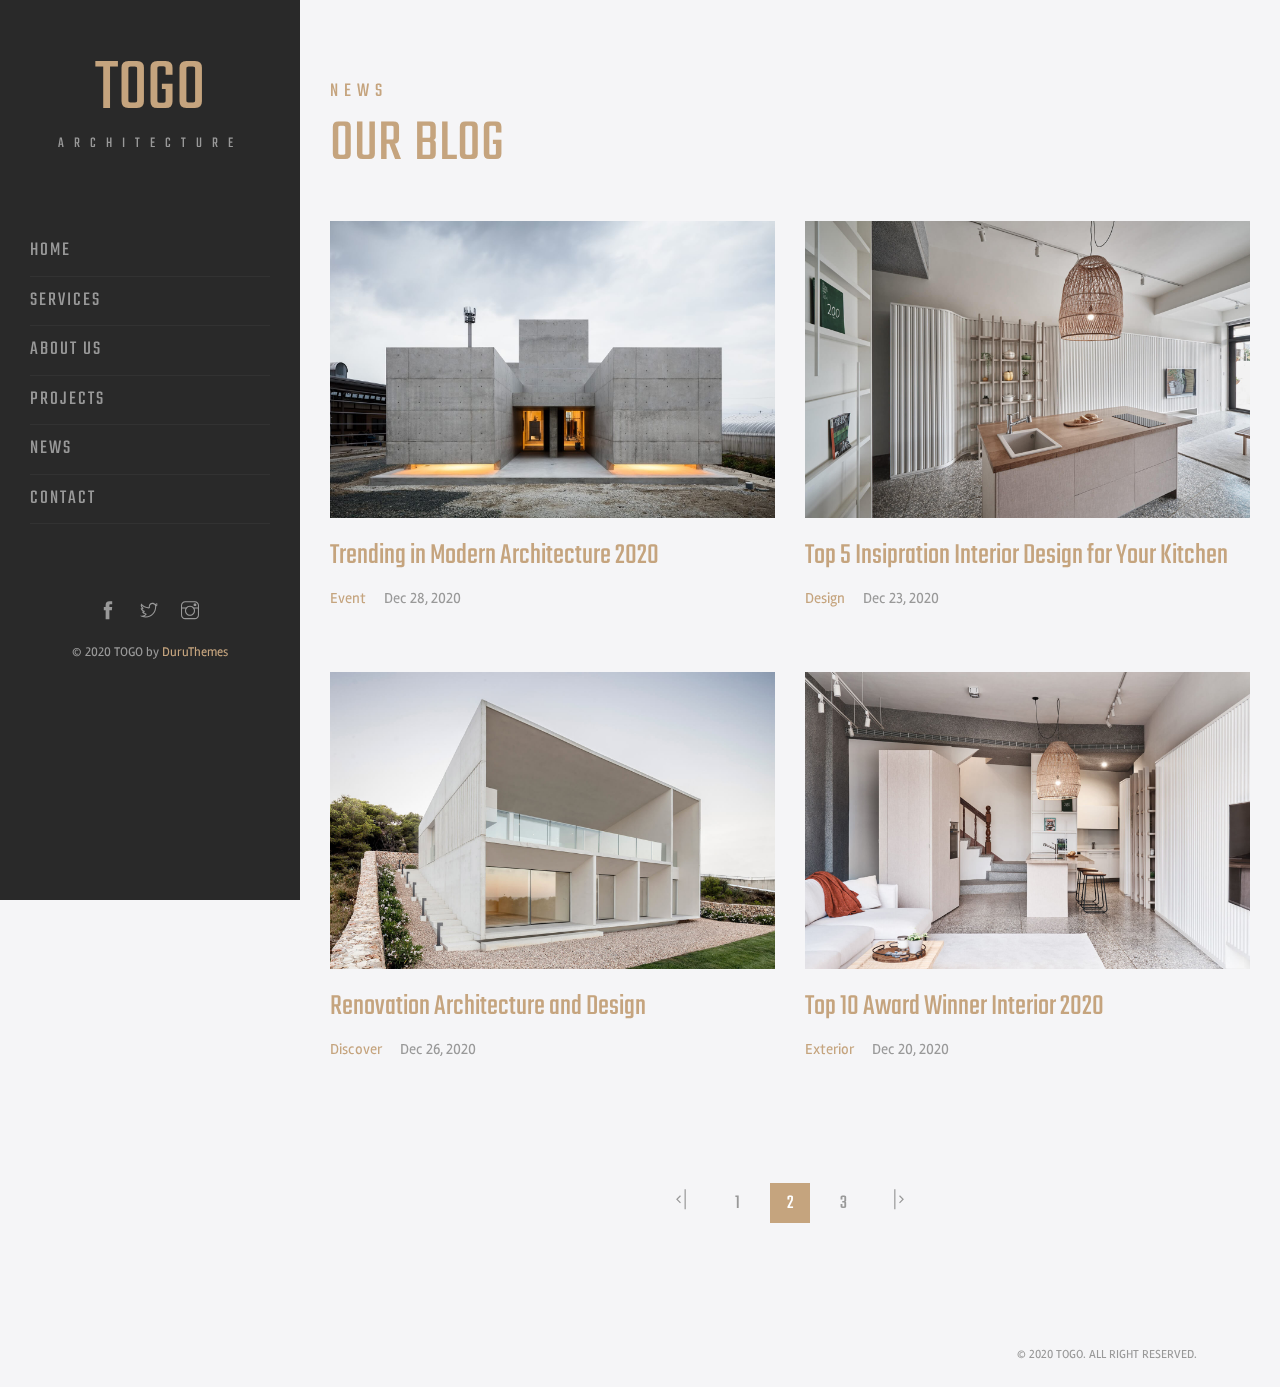
<file: blog.html>
<!DOCTYPE html>
<html lang="en">


<!-- Mirrored from duruthemes.com/demo/html/togo/onepage-dark/blog.html by HTTrack Website Copier/3.x [XR&CO'2014], Sat, 26 Sep 2020 16:53:20 GMT -->
<head>
    <meta charset="utf-8">
    <meta http-equiv="X-UA-Compatible" content="IE=edge" />
    <meta name="viewport" content="width=device-width, initial-scale=1, maximum-scale=1" />
    <title>TOGO</title>
    <link rel="shortcut icon" type="image/x-icon" href="assets/img/favicon.png" />
    <link rel="stylesheet" href="assets/css/bootstrap.min.css" />
    <link rel="stylesheet" href="assets/css/bootstrap.menu.css" />
    <link rel="stylesheet" href="assets/css/animate.min.css" />
    <link rel="stylesheet" href="assets/css/themify-icons.css">
    <link rel="stylesheet" href="assets/css/YouTubePopUp.css" />
    <link rel="stylesheet" href="assets/css/owl.carousel.min.css" />
    <link rel="stylesheet" href="assets/css/owl.theme.default.min.css" />
    <link rel="stylesheet" href="assets/css/style.css" />
    <!-- Global site tag (gtag.js) - Google Analytics -->
    <script async src="https://www.googletagmanager.com/gtag/js?id=UA-144098545-1"></script>
    <script>
      window.dataLayer = window.dataLayer || [];
      function gtag(){dataLayer.push(arguments);}
      gtag('js', new Date());

      gtag('config', 'UA-144098545-1');
    </script>
</head>

<body>
    <!-- Loader -->
    <div id="loader">
        <div class="loading">
            <div></div>
        </div>
    </div>
    <!-- Sidebar -->
    <div class="togo-fixed-sidebar togo-sidebar-left">
        <div class="togo-header-container">
            <!--Logo-->
            <div class="logo">
                <h1><a href="index-2.html">TOGO<span>ARCHITECTURE</span></a></h1>
            </div>
            <!-- Burger menu -->
            <div class="togo-burger-menu">
                <div class="togo-line-menu togo-line-half togo-first-line"></div>
                <div class="togo-line-menu"></div>
                <div class="togo-line-menu togo-line-half togo-last-line"></div>
            </div>
            <!--Navigation menu-->
            <nav class="togo-menu-fixed">
                <ul>
                    <li><a href="index-2.html#home">Home</a></li>
                    <li><a href="index-2.html#services">Services</a></li>
                    <li><a href="index-2.html#about">About Us</a></li>
                    <li><a href="index-2.html#projects">Projects</a></li>
                    <li><a href="index-2.html#blog">News</a></li>
                    <li><a href="index-2.html#contact">Contact</a></li>
                </ul>
            </nav>
            <!-- Menu social media -->
            <div class="togo-menu-social-media">
                <div class="social">
                    <a href="#"><i class="ti-facebook"></i></a>
                    <a href="#"><i class="ti-twitter"></i></a>
                    <a href="#"><i class="ti-instagram"></i></a>
                </div>
                <div class="togo-menu-copyright">
                    <p>© 2020 TOGO by <a href="#">DuruThemes</a></p>
                </div>
            </div>
        </div>
    </div>
    <!-- Content -->
    <div class="togo-side-content">
        <!-- Lines -->
        <div class="content-lines-wrapper">
            <div class="content-lines-inner">
                <div class="content-lines"></div>
            </div>
        </div>
        <!-- Blog -->
        <section class="blog mt-80 pb-100" data-scroll-index="5">
            <div class="container">
                <div class="row">
                    <div class="col-md-12 mb-20">
                        <h6 class="small-title">News</h6>
                        <h4 class="title">Our Blog</h4>
                    </div>
                    <div class="col-md-6 mb-40">
                        <div class="item">
                            <div class="post-img">
                                <div class="img">
                                    <a href="post.html"><img src="assets/img/blog/1.jpg" alt=""> </a>
                                </div>
                            </div>
                            <div class="cont">
                                <h6><a href="post.html">Trending in Modern Architecture 2020</a></h6>
                                <div class="info"> <a href="blog.html"><b>Event</b> Dec 28, 2020 </a> </div>
                            </div>
                        </div>
                    </div>
                    <div class="col-md-6 mb-40">
                        <div class="item">
                            <div class="post-img">
                                <div class="img">
                                    <a href="post.html"><img src="assets/img/blog/3.jpg" alt=""> </a>
                                </div>
                            </div>
                            <div class="cont">
                                <h6><a href="post.html">Top 5 Insipration Interior Design for Your Kitchen</a></h6>
                                <div class="info"> <a href="blog.html"><b>Design</b> Dec 23, 2020 </a> </div>
                            </div>
                        </div>
                    </div>
                    <div class="col-md-6 mb-40">
                        <div class="item">
                            <div class="post-img">
                                <div class="img">
                                    <a href="post.html"><img src="assets/img/blog/2.jpg" alt=""> </a>
                                </div>
                            </div>
                            <div class="cont">
                                <h6><a href="post.html">Renovation Architecture and Design</a></h6>
                                <div class="info"> <a href="post.html"><b>Discover</b> Dec 26, 2020 </a> </div>
                            </div>
                        </div>
                    </div>
                    <div class="col-md-6 mb-40">
                        <div class="item">
                            <div class="post-img">
                                <div class="img">
                                    <a href="post.html"><img src="assets/img/blog/4.jpg" alt=""> </a>
                                </div>
                            </div>
                            <div class="cont">
                                <h6><a href="post.html">Top 10 Award Winner Interior 2020</a></h6>
                                <div class="info"> <a href="post.html"><b>Exterior</b> Dec 20, 2020 </a> </div>
                            </div>
                        </div>
                    </div>
                </div>
                <div class="row">
                    <div class="col-md-12 text-center">
                        <!-- Pagination -->
                        <ul class="pagination-wrap align-center mt-20 mb-20">
                            <li><a href="#"><i class="ti-shift-left-alt"></i></a></li>
                            <li><a href="#">1</a></li>
                            <li><a href="#" class="active">2</a></li>
                            <li><a href="#">3</a></li>
                            <li><a href="#"><i class="ti-shift-right-alt"></i></a></li>
                        </ul>
                    </div>
                </div>
            </div>
        </section>
        <!-- Footer -->
        <footer class="text-center pos-re">
            <div class="container">
                <div class="row">
                    <div class="col-md-4 offset-md-8">
                        <p>&copy; 2020 TOGO. ALL RIGHT RESERVED.</p>
                    </div>
                </div>
            </div>
        </footer>
    </div>

    <!-- jQuery -->
    <script src="assets/js/jquery-3.0.0.min.js"></script>
    <script src="assets/js/jquery-migrate-3.0.0.min.js"></script>
    <script src="assets/js/popper.min.js"></script>
    <script src="assets/js/bootstrap.min.js"></script>
    <script src="assets/js/scrollIt.min.js"></script>
    <script src="assets/js/jquery.waypoints.min.js"></script>
    <script src="assets/js/owl.carousel.min.js"></script>
    <script src="assets/js/jquery.stellar.min.js"></script>
    <script src="assets/js/YouTubePopUp.jquery.js"></script>
    <script src="assets/js/validator.js"></script>
    <script src="assets/js/autotype.js"></script>
    <script src="assets/js/bootstrap.menu.js"></script>
    <script src="assets/js/scripts.js"></script>

</body>


<!-- Mirrored from duruthemes.com/demo/html/togo/onepage-dark/blog.html by HTTrack Website Copier/3.x [XR&CO'2014], Sat, 26 Sep 2020 16:53:21 GMT -->
</html>
</file>
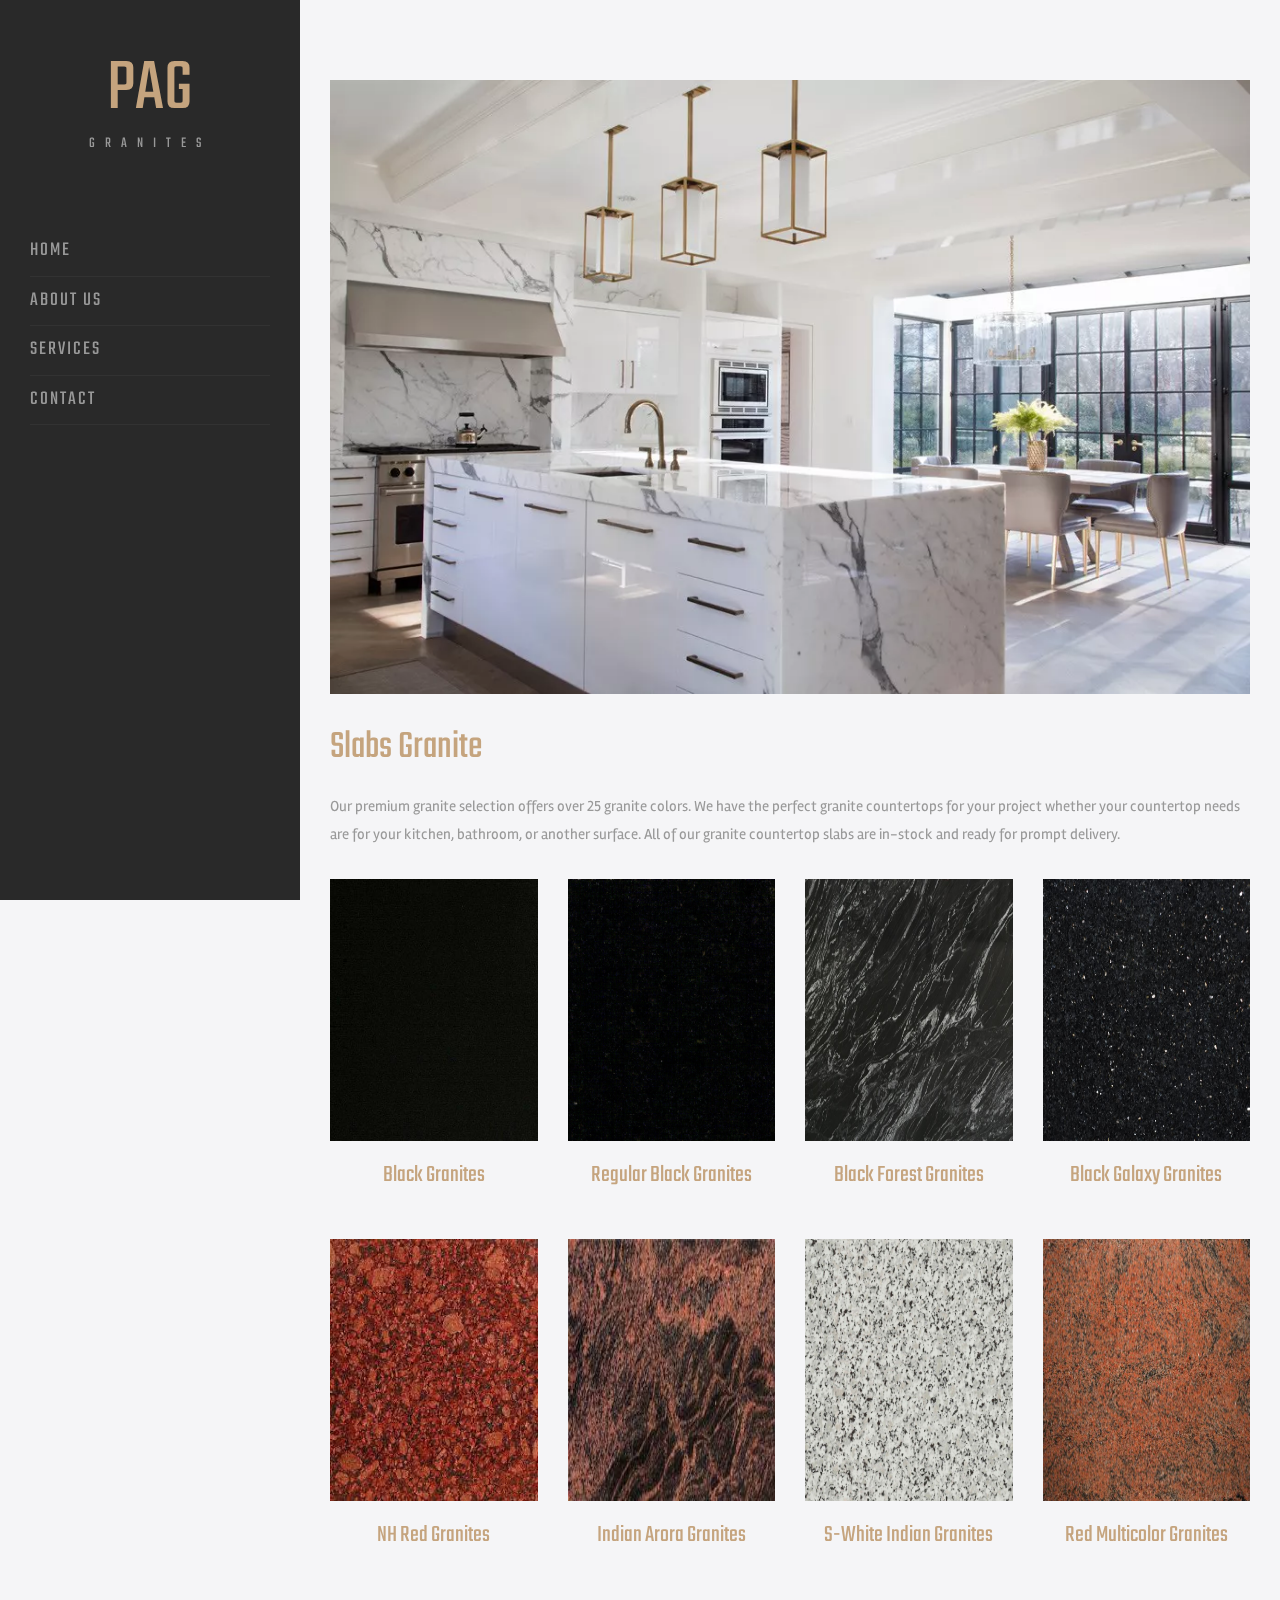
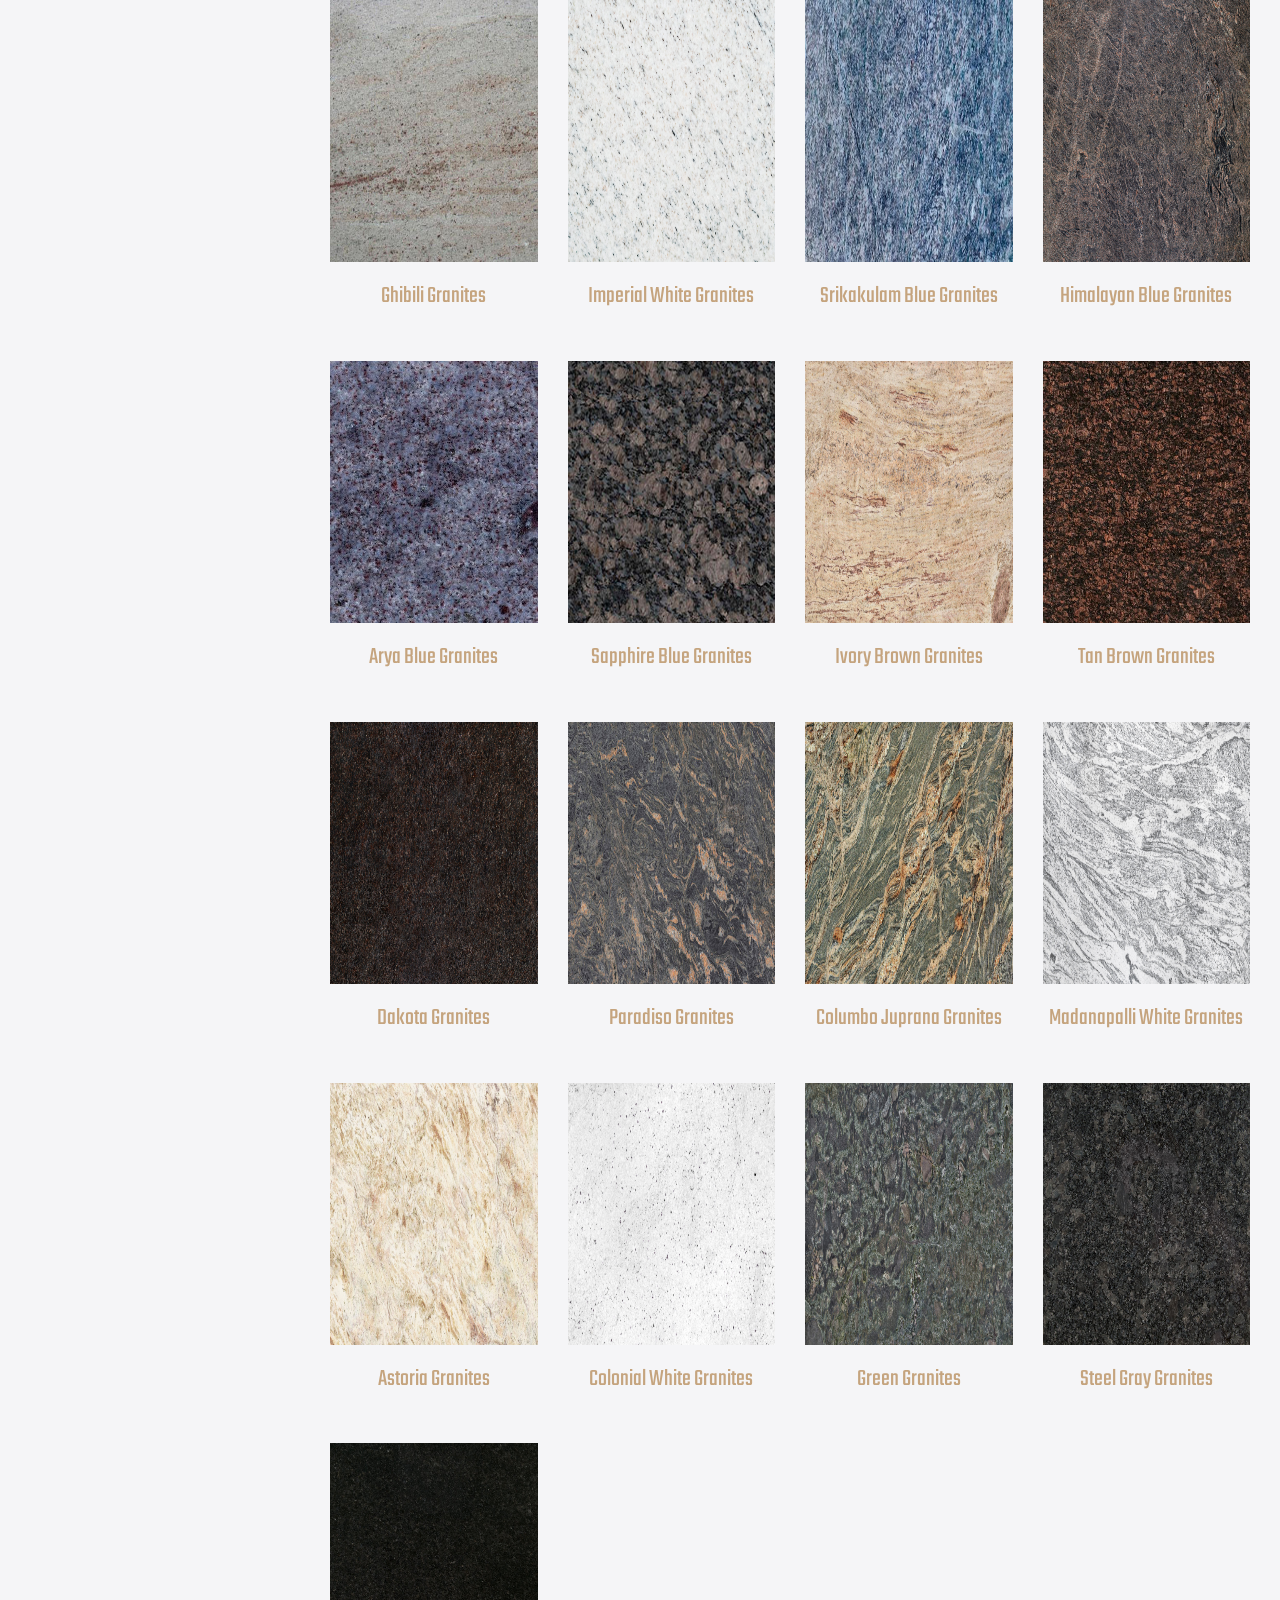
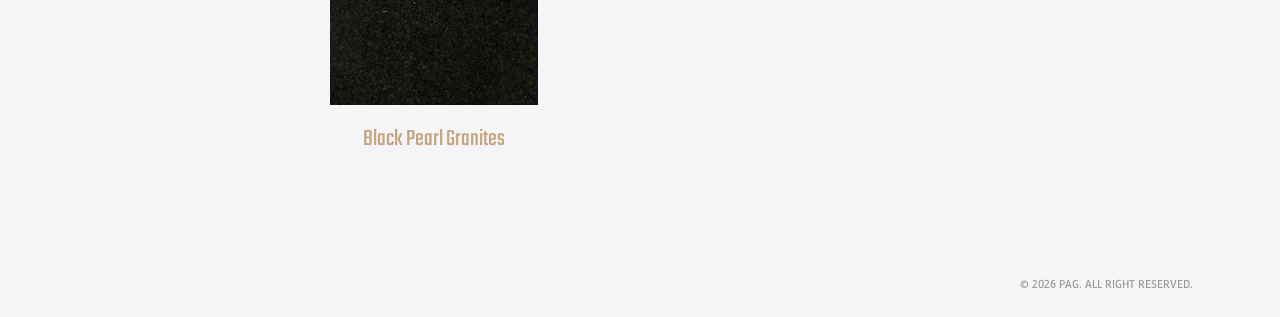
<file: kitchen.html>
<!DOCTYPE html>
<html lang="en">


<!-- Mirrored from duruthemes.com/demo/html/togo/onepage-dark/project.html by HTTrack Website Copier/3.x [XR&CO'2014], Sat, 26 Sep 2020 16:51:41 GMT -->
<head>
    <meta charset="utf-8">
    <meta http-equiv="X-UA-Compatible" content="IE=edge" />
    <meta name="viewport" content="width=device-width, initial-scale=1, maximum-scale=1" />
    <title>TOGO</title>
    <link rel="shortcut icon" type="image/x-icon" href="assets/img/favicon.png" />
    <link rel="stylesheet" href="assets/css/bootstrap.min.css" />
    <link rel="stylesheet" href="assets/css/bootstrap.menu.css" />
    <link rel="stylesheet" href="assets/css/animate.min.css" />
    <link rel="stylesheet" href="assets/css/themify-icons.css">
    <link rel="stylesheet" href="assets/css/YouTubePopUp.css" />
    <link rel="stylesheet" href="assets/css/owl.carousel.min.css" />
    <link rel="stylesheet" href="assets/css/owl.theme.default.min.css" />
    <link rel="stylesheet" href="assets/css/style.css" />
    <!-- Global site tag (gtag.js) - Google Analytics -->
    <script async src="https://www.googletagmanager.com/gtag/js?id=UA-144098545-1"></script>
    <script>
      window.dataLayer = window.dataLayer || [];
      function gtag(){dataLayer.push(arguments);}
      gtag('js', new Date());

      gtag('config', 'UA-144098545-1');
    </script>
</head>

<body>
    <!-- Loader -->
    <div id="loader">
        <div class="loading">
            <div></div>
        </div>
    </div>
    <!-- Sidebar -->
    <div class="togo-fixed-sidebar togo-sidebar-left">
        <div class="togo-header-container">
            <!--Logo-->
            <div class="logo">
                <h1><a href="index.html">PAG<span>GRANITES</span></a></h1>
            </div>
            <!-- Burger menu -->
            <div class="togo-burger-menu">
                <div class="togo-line-menu togo-line-half togo-first-line"></div>
                <div class="togo-line-menu"></div>
                <div class="togo-line-menu togo-line-half togo-last-line"></div>
            </div>
            <!--Navigation menu-->
            <nav class="togo-menu-fixed">
                <ul>
                    <li><a href="index.html#home">Home</a></li>
                    <li><a href="index.html#about">About Us</a></li>
                    <li><a href="index.html#services">Services</a></li>
                    <li><a href="index.html#contact">Contact</a></li>
                </ul>
            </nav>
        </div>
    </div>

    <!-- Content -->
    <div class="togo-side-content">
        <!-- Lines -->
        <div class="content-lines-wrapper">
            <div class="content-lines-inner">
                <div class="content-lines"></div>
            </div>
        </div>
        <!-- Post -->
        <section class="post mt-80 pb-100" data-scroll-index="5">
            <div class="container">
                <div class="row">
                    <!-- Content -->
                    <div class="col-md-12">
                        <div class="row">
                            <div class="col-md-12">
                                <div class="item">
                                    <div>
                                        <div class="img"> <img src="assets/img/kitchen.jpg" alt=""> </div>
                                    </div>
                                    <div class="cont ">
                                        <h5>Slabs Granite</h5>
                                        <p>Our premium granite selection offers over 25 granite colors. We have the perfect granite countertops for your project whether your countertop needs are for your kitchen, bathroom, or another surface. All of our granite countertop slabs are in-stock and ready for prompt delivery.
                                        </p>
                                        <div class="text-center">
                                            <div class="row mt-30 mb-30">
                                                <div class="col-md-3">
                                                    <div class="post-img">
                                                        <div class="img"> <img src="assets/img/granites/black-granite.jpg" alt=""> </div>
                                                    </div>
                                                    <h6 class ="item">Black Granites</h6>
                                                </div>
                                                <div class="col-md-3">
                                                    <div class="post-img">
                                                        <div class="img"> <img src="assets/img/granites/regular-black-granite.jpg" alt=""> </div>
                                                    </div>
                                                    <h6>Regular Black Granites</h6>
                                                </div>
                                                <div class="col-md-3">
                                                    <div class="post-img">
                                                        <div class="img"> <img src="assets/img/granites/black-forest-granite.jpg" alt=""> </div>
                                                    </div>
                                                    <h6>Black Forest Granites</h6>
                                                </div>
                                                <div class="col-md-3">
                                                    <div class="post-img">
                                                        <div class="img"> <img src="assets/img/granites/black-galaxy-granite.jpg" alt=""> </div>
                                                    </div>
                                                    <h6>Black Galaxy Granites</h6>
                                                </div>
                                            </div>
                                            <div class="row mt-30 mb-30">
                                                <div class="col-md-3">
                                                    <div class="post-img">
                                                        <div class="img"> <img src="assets/img/granites/nhred-granite.jpg" alt=""> </div>
                                                    </div>
                                                    <h6 class ="item">NH Red Granites</h6>
                                                </div>
                                                <div class="col-md-3">
                                                    <div class="post-img">
                                                        <div class="img"> <img src="assets/img/granites/indian-arora-granite.jpg" alt=""> </div>
                                                    </div>
                                                    <h6>Indian Arora Granites</h6>
                                                </div>
                                                <div class="col-md-3">
                                                    <div class="post-img">
                                                        <div class="img"> <img src="assets/img/granites/S-White-North-India-Granite.jpg" alt=""> </div>
                                                    </div>
                                                    <h6>S-White Indian Granites</h6>
                                                </div>
                                                <div class="col-md-3">
                                                    <div class="post-img">
                                                        <div class="img"> <img src="assets/img/granites/Red-Multicolor-Granite5.jpg" alt=""> </div>
                                                    </div>
                                                    <h6>Red Multicolor Granites</h6>
                                                </div>
                                            </div>
                                            <div class="row mt-30 mb-30">
                                                <div class="col-md-3">
                                                    <div class="post-img">
                                                        <div class="img"> <img src="assets/img/granites/ghibli-granite3.jpg" alt=""> </div>
                                                    </div>
                                                    <h6 class ="item">Ghibili Granites</h6>
                                                </div>
                                                <div class="col-md-3">
                                                    <div class="post-img">
                                                        <div class="img"> <img src="assets/img/granites/imperial_white-granite.jpg" alt=""> </div>
                                                    </div>
                                                    <h6>Imperial White Granites</h6>
                                                </div>
                                                <div class="col-md-3">
                                                    <div class="post-img">
                                                        <div class="img"> <img src="assets/img/granites/sk-blue-granite.jpg" alt=""> </div>
                                                    </div>
                                                    <h6>Srikakulam Blue Granites</h6>
                                                </div>
                                                <div class="col-md-3">
                                                    <div class="post-img">
                                                        <div class="img"> <img src="assets/img/granites/Himalayan-Blue_granite.jpg" alt=""> </div>
                                                    </div>
                                                    <h6>Himalayan Blue Granites</h6>
                                                </div>
                                            </div>
                                            <div class="row mt-30 mb-30">
                                                <div class="col-md-3">
                                                    <div class="post-img">
                                                        <div class="img"> <img src="assets/img/granites/arya-blue-granite.jpg" alt=""> </div>
                                                    </div>
                                                    <h6 class ="item">Arya Blue Granites</h6>
                                                </div>
                                                <div class="col-md-3">
                                                    <div class="post-img">
                                                        <div class="img"> <img src="assets/img/granites/sapphire-blue-granites.jpg" alt=""> </div>
                                                    </div>
                                                    <h6>Sapphire Blue Granites</h6>
                                                </div>
                                                <div class="col-md-3">
                                                    <div class="post-img">
                                                        <div class="img"> <img src="assets/img/granites/Ivory-Brown-granite.jpg" alt=""> </div>
                                                    </div>
                                                    <h6>Ivory Brown Granites</h6>
                                                </div>
                                                <div class="col-md-3">
                                                    <div class="post-img">
                                                        <div class="img"> <img src="assets/img/granites/tan-brown-granite.jpg" alt=""> </div>
                                                    </div>
                                                    <h6>Tan Brown Granites</h6>
                                                </div>
                                            </div>
                                            <div class="row mt-30 mb-30">
                                                <div class="col-md-3">
                                                    <div class="post-img">
                                                        <div class="img"> <img src="assets/img/granites/Dakota-granite.jpg" alt=""> </div>
                                                    </div>
                                                    <h6 class ="item">Dakota Granites</h6>
                                                </div>
                                                <div class="col-md-3">
                                                    <div class="post-img">
                                                        <div class="img"> <img src="assets/img/granites/Paradiso-granite.jpg" alt=""> </div>
                                                    </div>
                                                    <h6>Paradiso Granites</h6>
                                                </div>
                                                <div class="col-md-3">
                                                    <div class="post-img">
                                                        <div class="img"> <img src="assets/img/granites/colombo_granite_Juparana.jpg" alt=""> </div>
                                                    </div>
                                                    <h6>Columbo Juprana Granites</h6>
                                                </div>
                                                <div class="col-md-3">
                                                    <div class="post-img">
                                                        <div class="img"> <img src="assets/img/granites/Madanapalli-White-granite2.jpg" alt=""> </div>
                                                    </div>
                                                    <h6>Madanapalli White Granites</h6>
                                                </div>
                                            </div>
                                            <div class="row mt-30 mb-30">
                                                <div class="col-md-3">
                                                    <div class="post-img">
                                                        <div class="img"> <img src="assets/img/granites/Astoria-Granite.jpg" alt=""> </div>
                                                    </div>
                                                    <h6 class ="item">Astoria Granites</h6>
                                                </div>
                                                <div class="col-md-3">
                                                    <div class="post-img">
                                                        <div class="img"> <img src="assets/img/granites/Colonial-White_granite.jpg" alt=""> </div>
                                                    </div>
                                                    <h6>Colonial White Granites</h6>
                                                </div>
                                                <div class="col-md-3">
                                                    <div class="post-img">
                                                        <div class="img"> <img src="assets/img/granites/Imperial-Green_granite.jpg" alt=""> </div>
                                                    </div>
                                                    <h6>Green Granites</h6>
                                                </div>
                                                <div class="col-md-3">
                                                    <div class="post-img">
                                                        <div class="img"> <img src="assets/img/granites/steel-grey-granite.jpg" alt=""> </div>
                                                    </div>
                                                    <h6>Steel Gray Granites</h6>
                                                </div>
                                            </div>
                                            <div class="row mt-30 mb-30">
                                                <div class="col-md-3">
                                                    <div class="post-img">
                                                        <div class="img"> <img src="assets/img/granites/black-pearl-granite.jpg" alt=""> </div>
                                                    </div>
                                                    <h6 class ="item">Black Pearl Granites</h6>
                                                </div>
                                            </div>
                                        </div>
                                    </div>
                                </div>
                            </div>
                        </div>
                    </div>
                </div>
            </div>
        </section>
        <!-- Footer -->
        <footer class="text-center pos-re">
            <div class="container">
                <div class="row">
                    <div class="col-md-4 offset-md-8">
                        <p>&copy; <span id="year"></span> PAG. ALL RIGHT RESERVED.</p>
                    </div>
                </div>
            </div>
        </footer>
    </div>

    <!-- jQuery -->
    <script src="assets/js/jquery-3.0.0.min.js"></script>
    <script src="assets/js/jquery-migrate-3.0.0.min.js"></script>
    <script src="assets/js/popper.min.js"></script>
    <script src="assets/js/bootstrap.min.js"></script>
    <script src="assets/js/scrollIt.min.js"></script>
    <script src="assets/js/jquery.waypoints.min.js"></script>
    <script src="assets/js/owl.carousel.min.js"></script>
    <script src="assets/js/jquery.stellar.min.js"></script>
    <script src="assets/js/YouTubePopUp.jquery.js"></script>
    <script src="assets/js/validator.js"></script>
    <script src="assets/js/autotype.js"></script>
    <script src="assets/js/bootstrap.menu.js"></script>
    <script src="assets/js/scripts.js"></script>

</body>


<!-- Mirrored from duruthemes.com/demo/html/togo/onepage-dark/project.html by HTTrack Website Copier/3.x [XR&CO'2014], Sat, 26 Sep 2020 16:52:33 GMT -->
</html>
</file>
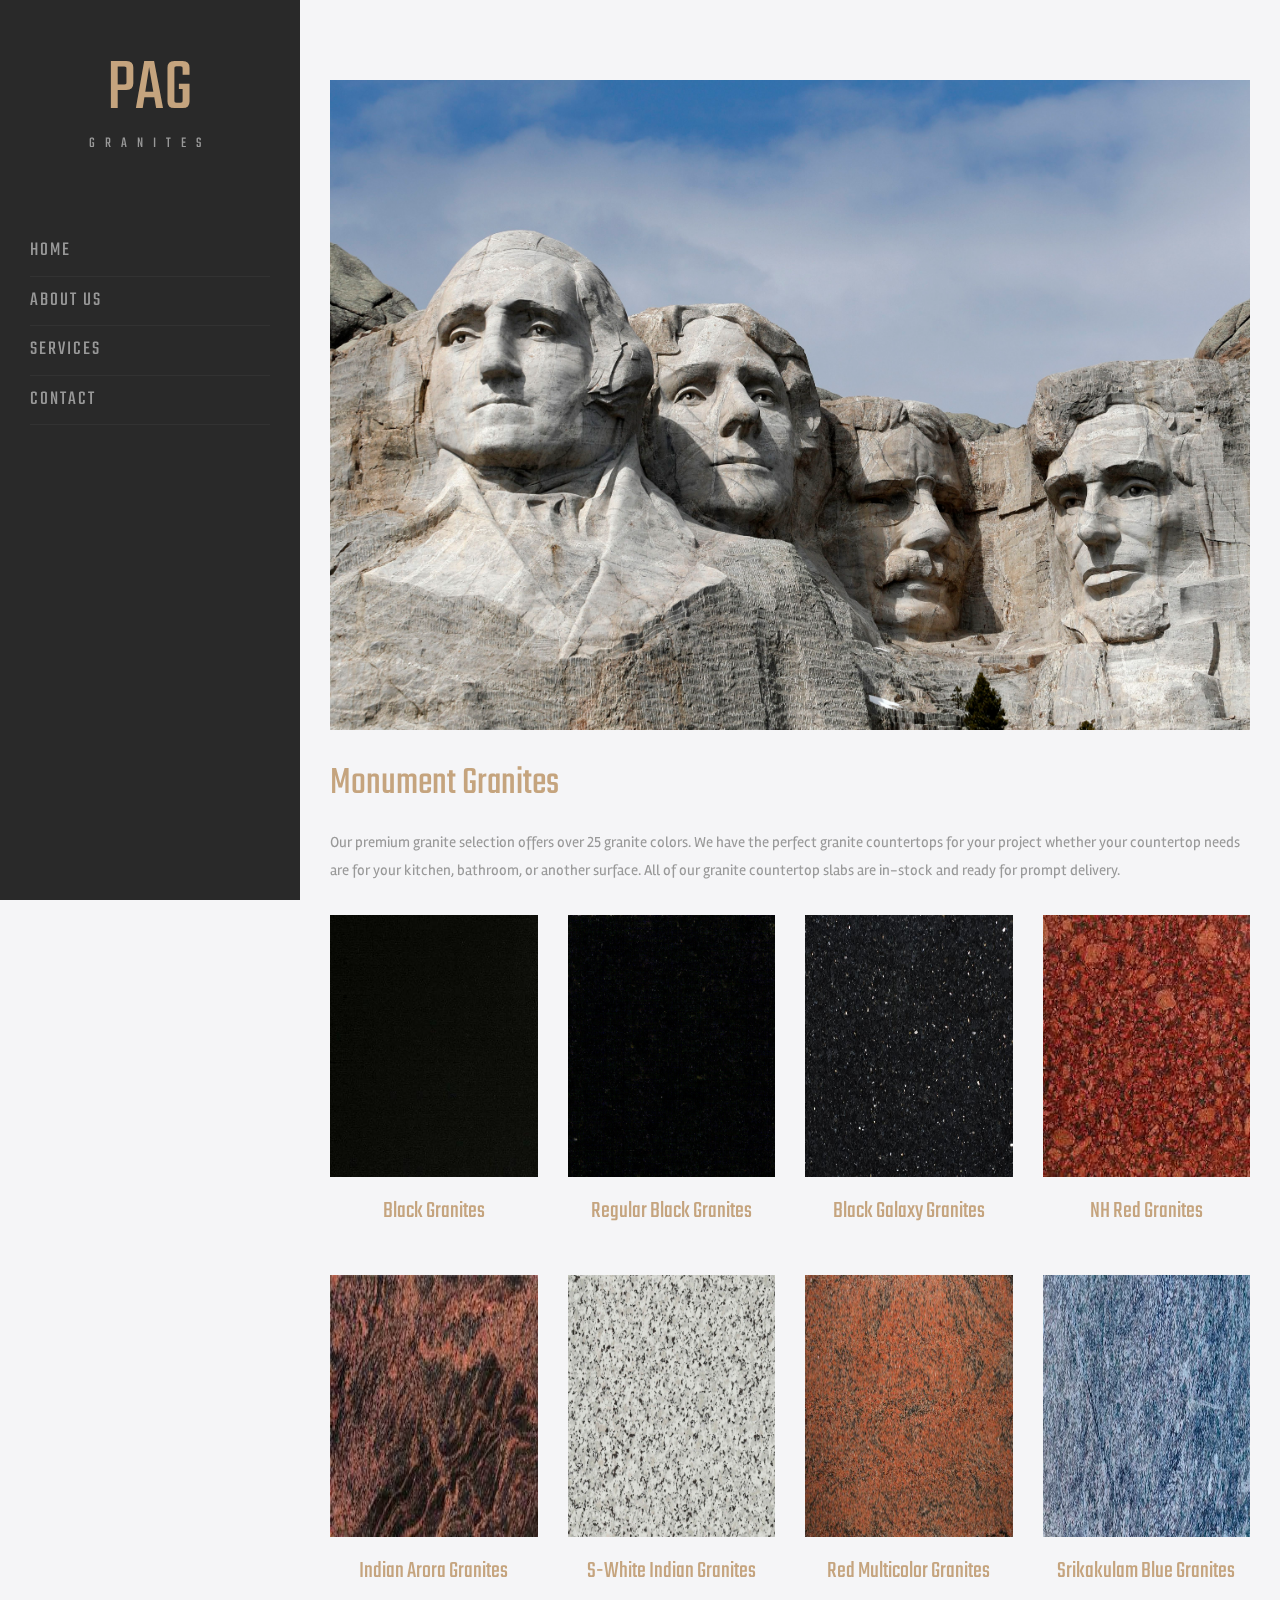
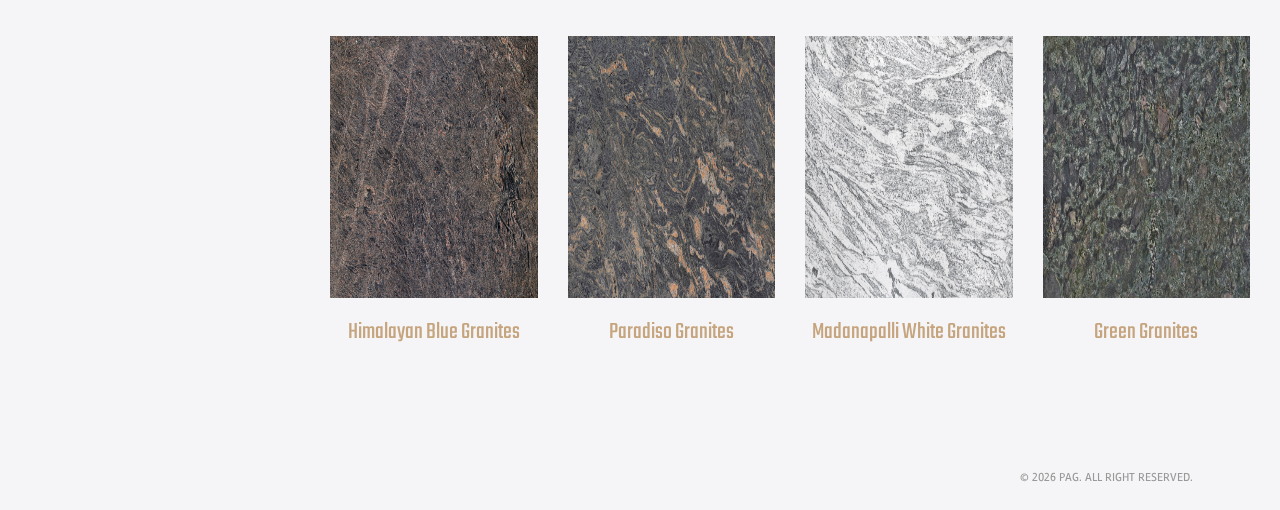
<file: monument.html>
<!DOCTYPE html>
<html lang="en">


<!-- Mirrored from duruthemes.com/demo/html/togo/onepage-dark/project.html by HTTrack Website Copier/3.x [XR&CO'2014], Sat, 26 Sep 2020 16:51:41 GMT -->
<head>
    <meta charset="utf-8">
    <meta http-equiv="X-UA-Compatible" content="IE=edge" />
    <meta name="viewport" content="width=device-width, initial-scale=1, maximum-scale=1" />
    <title>TOGO</title>
    <link rel="shortcut icon" type="image/x-icon" href="assets/img/favicon.png" />
    <link rel="stylesheet" href="assets/css/bootstrap.min.css" />
    <link rel="stylesheet" href="assets/css/bootstrap.menu.css" />
    <link rel="stylesheet" href="assets/css/animate.min.css" />
    <link rel="stylesheet" href="assets/css/themify-icons.css">
    <link rel="stylesheet" href="assets/css/YouTubePopUp.css" />
    <link rel="stylesheet" href="assets/css/owl.carousel.min.css" />
    <link rel="stylesheet" href="assets/css/owl.theme.default.min.css" />
    <link rel="stylesheet" href="assets/css/style.css" />
    <!-- Global site tag (gtag.js) - Google Analytics -->
    <script async src="https://www.googletagmanager.com/gtag/js?id=UA-144098545-1"></script>
    <script>
      window.dataLayer = window.dataLayer || [];
      function gtag(){dataLayer.push(arguments);}
      gtag('js', new Date());

      gtag('config', 'UA-144098545-1');
    </script>
</head>

<body>
    <!-- Loader -->
    <div id="loader">
        <div class="loading">
            <div></div>
        </div>
    </div>
    <!-- Sidebar -->
    <div class="togo-fixed-sidebar togo-sidebar-left">
        <div class="togo-header-container">
            <!--Logo-->
            <div class="logo">
                <h1><a href="index.html">PAG<span>GRANITES</span></a></h1>
            </div>
            <!-- Burger menu -->
            <div class="togo-burger-menu">
                <div class="togo-line-menu togo-line-half togo-first-line"></div>
                <div class="togo-line-menu"></div>
                <div class="togo-line-menu togo-line-half togo-last-line"></div>
            </div>
            <!--Navigation menu-->
            <nav class="togo-menu-fixed">
                <ul>
                    <li><a href="index.html#home">Home</a></li>
                    <li><a href="index.html#about">About Us</a></li>
                    <li><a href="index.html#services">Services</a></li>
                    <li><a href="index.html#contact">Contact</a></li>
                </ul>
            </nav>
        </div>
    </div>

    <!-- Content -->
    <div class="togo-side-content">
        <!-- Lines -->
        <div class="content-lines-wrapper">
            <div class="content-lines-inner">
                <div class="content-lines"></div>
            </div>
        </div>
        <!-- Post -->
        <section class="post mt-80 pb-100" data-scroll-index="5">
            <div class="container">
                <div class="row">
                    <!-- Content -->
                    <div class="col-md-12">
                        <div class="row">
                            <div class="col-md-12">
                                <div class="item">
                                    <div>
                                        <div class="img"> <img src="assets/img/monument2.jpeg" alt=""> </div>
                                    </div>
                                    <div class="cont ">
                                        <h5>Monument Granites</h5>
                                        <p>Our premium granite selection offers over 25 granite colors. We have the perfect granite countertops for your project whether your countertop needs are for your kitchen, bathroom, or another surface. All of our granite countertop slabs are in-stock and ready for prompt delivery.
                                        </p>
                                        <div class="text-center">
                                            <div class="row mt-30 mb-30">
                                                <div class="col-md-3">
                                                    <div class="post-img">
                                                        <div class="img"> <img src="assets/img/granites/black-granite.jpg" alt=""> </div>
                                                    </div>
                                                    <h6 class ="item">Black Granites</h6>
                                                </div>
                                                <div class="col-md-3">
                                                    <div class="post-img">
                                                        <div class="img"> <img src="assets/img/granites/regular-black-granite.jpg" alt=""> </div>
                                                    </div>
                                                    <h6>Regular Black Granites</h6>
                                                </div>
                                                <div class="col-md-3">
                                                    <div class="post-img">
                                                        <div class="img"> <img src="assets/img/granites/black-galaxy-granite.jpg" alt=""> </div>
                                                    </div>
                                                    <h6>Black Galaxy Granites</h6>
                                                </div>
                                                <div class="col-md-3">
                                                    <div class="post-img">
                                                        <div class="img"> <img src="assets/img/granites/nhred-granite.jpg" alt=""> </div>
                                                    </div>
                                                    <h6 class ="item">NH Red Granites</h6>
                                                </div>
                                            </div>
                                            <div class="row mt-30 mb-30">

                                                <div class="col-md-3">
                                                    <div class="post-img">
                                                        <div class="img"> <img src="assets/img/granites/indian-arora-granite.jpg" alt=""> </div>
                                                    </div>
                                                    <h6>Indian Arora Granites</h6>
                                                </div>
                                                <div class="col-md-3">
                                                    <div class="post-img">
                                                        <div class="img"> <img src="assets/img/granites/S-White-North-India-Granite.jpg" alt=""> </div>
                                                    </div>
                                                    <h6>S-White Indian Granites</h6>
                                                </div>
                                                <div class="col-md-3">
                                                    <div class="post-img">
                                                        <div class="img"> <img src="assets/img/granites/Red-Multicolor-Granite5.jpg" alt=""> </div>
                                                    </div>
                                                    <h6>Red Multicolor Granites</h6>
                                                </div>
                                                <div class="col-md-3">
                                                    <div class="post-img">
                                                        <div class="img"> <img src="assets/img/granites/sk-blue-granite.jpg" alt=""> </div>
                                                    </div>
                                                    <h6>Srikakulam Blue Granites</h6>
                                                </div>
                                            </div>
                                            <div class="row mt-30 mb-30">

                                                <div class="col-md-3">
                                                    <div class="post-img">
                                                        <div class="img"> <img src="assets/img/granites/Himalayan-Blue_granite.jpg" alt=""> </div>
                                                    </div>
                                                    <h6>Himalayan Blue Granites</h6>
                                                </div>
                                                <div class="col-md-3">
                                                    <div class="post-img">
                                                        <div class="img"> <img src="assets/img/granites/Paradiso-granite.jpg" alt=""> </div>
                                                    </div>
                                                    <h6>Paradiso Granites</h6>
                                                </div>
                                                <div class="col-md-3">
                                                    <div class="post-img">
                                                        <div class="img"> <img src="assets/img/granites/Madanapalli-White-granite2.jpg" alt=""> </div>
                                                    </div>
                                                    <h6>Madanapalli White Granites</h6>
                                                </div>
                                                <div class="col-md-3">
                                                    <div class="post-img">
                                                        <div class="img"> <img src="assets/img/granites/Imperial-Green_granite.jpg" alt=""> </div>
                                                    </div>
                                                    <h6>Green Granites</h6>
                                                </div>
                                            </div>
                                        </div>
                                    </div>
                                </div>
                            </div>
                        </div>
                    </div>
                </div>
            </div>
        </section>
        <!-- Footer -->
        <footer class="text-center pos-re">
            <div class="container">
                <div class="row">
                    <div class="col-md-4 offset-md-8">
                        <p>&copy; <span id="year"></span> PAG. ALL RIGHT RESERVED.</p>
                    </div>
                </div>
            </div>
        </footer>
    </div>

    <!-- jQuery -->
    <script src="assets/js/jquery-3.0.0.min.js"></script>
    <script src="assets/js/jquery-migrate-3.0.0.min.js"></script>
    <script src="assets/js/popper.min.js"></script>
    <script src="assets/js/bootstrap.min.js"></script>
    <script src="assets/js/scrollIt.min.js"></script>
    <script src="assets/js/jquery.waypoints.min.js"></script>
    <script src="assets/js/owl.carousel.min.js"></script>
    <script src="assets/js/jquery.stellar.min.js"></script>
    <script src="assets/js/YouTubePopUp.jquery.js"></script>
    <script src="assets/js/validator.js"></script>
    <script src="assets/js/autotype.js"></script>
    <script src="assets/js/bootstrap.menu.js"></script>
    <script src="assets/js/scripts.js"></script>

</body>


<!-- Mirrored from duruthemes.com/demo/html/togo/onepage-dark/project.html by HTTrack Website Copier/3.x [XR&CO'2014], Sat, 26 Sep 2020 16:52:33 GMT -->
</html>
</file>
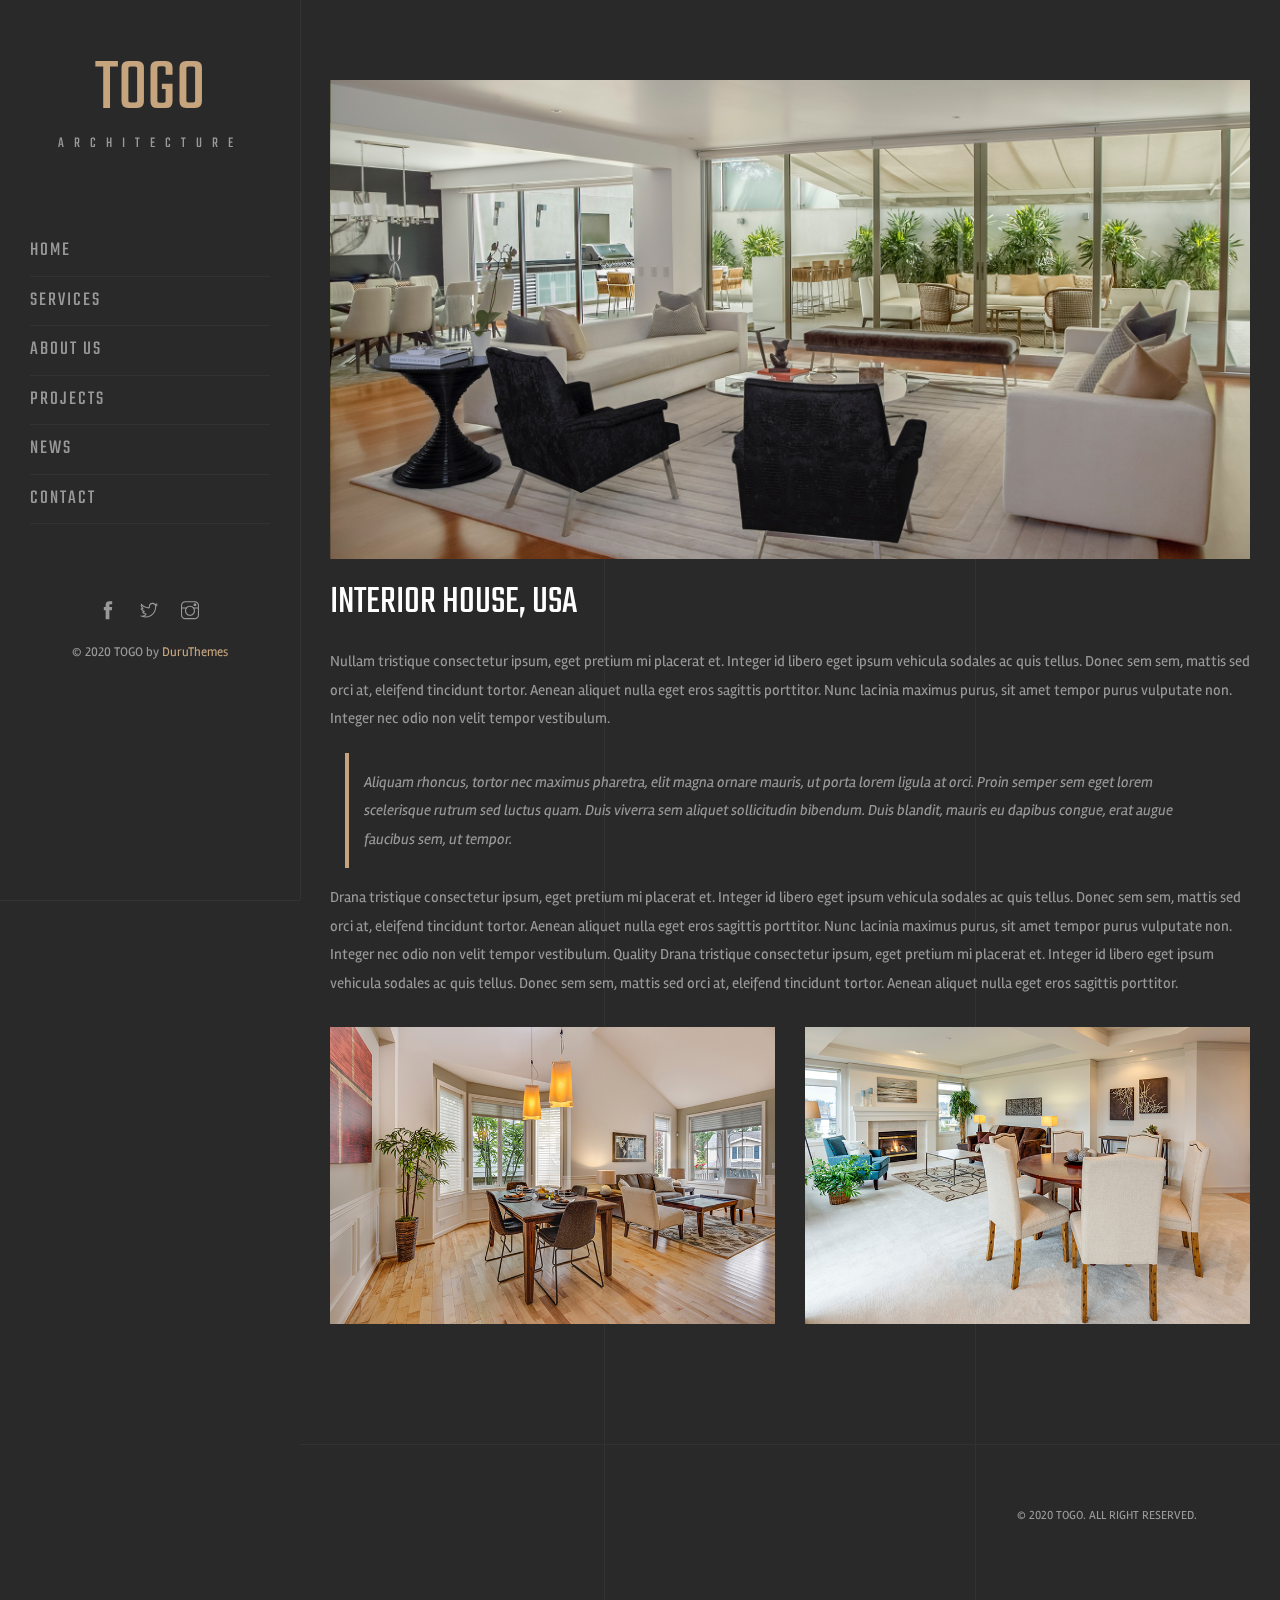
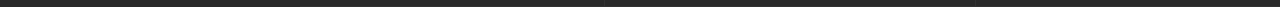
<file: duruthemes.com/demo/html/togo/onepage-dark/project.html>
<!DOCTYPE html>
<html lang="en">


<!-- Mirrored from duruthemes.com/demo/html/togo/onepage-dark/project.html by HTTrack Website Copier/3.x [XR&CO'2014], Sat, 26 Sep 2020 16:51:41 GMT -->
<head>
    <meta charset="utf-8">
    <meta http-equiv="X-UA-Compatible" content="IE=edge" />
    <meta name="viewport" content="width=device-width, initial-scale=1, maximum-scale=1" />
    <title>TOGO</title>
    <link rel="shortcut icon" type="image/x-icon" href="assets/img/favicon.png" />
    <link rel="stylesheet" href="assets/css/bootstrap.min.css" />
    <link rel="stylesheet" href="assets/css/bootstrap.menu.css" />
    <link rel="stylesheet" href="assets/css/animate.min.css" />
    <link rel="stylesheet" href="assets/css/themify-icons.css">
    <link rel="stylesheet" href="assets/css/YouTubePopUp.css" />
    <link rel="stylesheet" href="assets/css/owl.carousel.min.css" />
    <link rel="stylesheet" href="assets/css/owl.theme.default.min.css" />
    <link rel="stylesheet" href="assets/css/style.css" />
    <!-- Global site tag (gtag.js) - Google Analytics -->
    <script async src="https://www.googletagmanager.com/gtag/js?id=UA-144098545-1"></script>
    <script>
      window.dataLayer = window.dataLayer || [];
      function gtag(){dataLayer.push(arguments);}
      gtag('js', new Date());

      gtag('config', 'UA-144098545-1');
    </script>
</head>

<body>
    <!-- Loader -->
    <div id="loader">
        <div class="loading">
            <div></div>
        </div>
    </div>
    <!-- Sidebar -->
    <div class="togo-fixed-sidebar togo-sidebar-left">
        <div class="togo-header-container">
            <!--Logo-->
            <div class="logo">
                <h1><a href="index-2.html">TOGO<span>ARCHITECTURE</span></a></h1>
            </div>
            <!-- Burger menu -->
            <div class="togo-burger-menu">
                <div class="togo-line-menu togo-line-half togo-first-line"></div>
                <div class="togo-line-menu"></div>
                <div class="togo-line-menu togo-line-half togo-last-line"></div>
            </div>
            <!--Navigation menu-->
            <nav class="togo-menu-fixed">
                <ul>
                    <li><a href="index-2.html#home">Home</a></li>
                    <li><a href="index-2.html#services">Services</a></li>
                    <li><a href="index-2.html#about">About Us</a></li>
                    <li><a href="index-2.html#projects">Projects</a></li>
                    <li><a href="index-2.html#blog">News</a></li>
                    <li><a href="index-2.html#contact">Contact</a></li>
                </ul>
            </nav>
            <!-- Menu social media -->
            <div class="togo-menu-social-media">
                <div class="social">
                    <a href="#"><i class="ti-facebook"></i></a>
                    <a href="#"><i class="ti-twitter"></i></a>
                    <a href="#"><i class="ti-instagram"></i></a>
                </div>
                <div class="togo-menu-copyright">
                    <p>© 2020 TOGO by <a href="#">DuruThemes</a></p>
                </div>
            </div>
        </div>
    </div>

    <!-- Content -->
    <div class="togo-side-content">
        <!-- Lines -->
        <div class="content-lines-wrapper">
            <div class="content-lines-inner">
                <div class="content-lines"></div>
            </div>
        </div>
        <!-- Post -->
        <section class="post mt-80 pb-100" data-scroll-index="5">
            <div class="container">
                <div class="row">
                    <!-- Content -->
                    <div class="col-md-12">
                        <div class="row">
                            <div class="col-md-12">
                                <div class="item">
                                    <div class="post-img">
                                        <div class="img"> <img src="assets/img/projects/5.jpg" alt=""> </div>
                                    </div>
                                    <div class="cont">
                                        <h5>INTERIOR HOUSE, USA</h5>
                                        <p>Nullam tristique consectetur ipsum, eget pretium mi placerat et. Integer id libero eget ipsum vehicula sodales ac quis tellus. Donec sem sem, mattis sed orci at, eleifend tincidunt tortor. Aenean aliquet nulla eget eros sagittis porttitor. Nunc lacinia maximus purus, sit amet tempor purus vulputate non. Integer nec odio non velit tempor vestibulum. </p>
                                        <p class="spical">Aliquam rhoncus, tortor nec maximus pharetra, elit magna ornare mauris, ut porta lorem ligula at orci. Proin semper sem eget lorem scelerisque rutrum sed luctus quam. Duis viverra sem aliquet sollicitudin bibendum. Duis blandit, mauris eu dapibus congue, erat augue faucibus sem, ut tempor.</p>
                                        <p>Drana tristique consectetur ipsum, eget pretium mi placerat et. Integer id libero eget ipsum vehicula sodales ac quis tellus. Donec sem sem, mattis sed orci at, eleifend tincidunt tortor. Aenean aliquet nulla eget eros sagittis porttitor. Nunc lacinia maximus purus, sit amet tempor purus vulputate non. Integer nec odio non velit tempor vestibulum. Quality Drana tristique consectetur ipsum, eget pretium mi placerat et. Integer id libero eget ipsum vehicula sodales ac quis tellus. Donec sem sem, mattis sed orci at, eleifend tincidunt tortor. Aenean aliquet nulla eget eros sagittis porttitor.</p>
                                        <div class="row mt-30 mb-30">
                                            <div class="col-md-6">
                                                <div class="post-img">
                                                    <div class="img"> <img src="assets/img/projects/6.jpg" alt=""> </div>
                                                </div>
                                            </div>
                                            <div class="col-md-6">
                                                <div class="post-img">
                                                    <div class="img"> <img src="assets/img/projects/7.jpg" alt=""> </div>
                                                </div>
                                            </div>
                                        </div>
                                    </div>
                                </div>
                            </div>
                        </div>
                    </div>
                </div>
            </div>
        </section>
        <!-- Footer -->
        <footer class="text-center pos-re">
            <div class="container">
                <div class="row">
                    <div class="col-md-4 offset-md-8">
                        <p>&copy; 2020 TOGO. ALL RIGHT RESERVED.</p>
                    </div>
                </div>
            </div>
        </footer>
    </div>

    <!-- jQuery -->
    <script src="assets/js/jquery-3.0.0.min.js"></script>
    <script src="assets/js/jquery-migrate-3.0.0.min.js"></script>
    <script src="assets/js/popper.min.js"></script>
    <script src="assets/js/bootstrap.min.js"></script>
    <script src="assets/js/scrollIt.min.js"></script>
    <script src="assets/js/jquery.waypoints.min.js"></script>
    <script src="assets/js/owl.carousel.min.js"></script>
    <script src="assets/js/jquery.stellar.min.js"></script>
    <script src="assets/js/YouTubePopUp.jquery.js"></script>
    <script src="assets/js/validator.js"></script>
    <script src="assets/js/autotype.js"></script>
    <script src="assets/js/bootstrap.menu.js"></script>
    <script src="assets/js/scripts.js"></script>

</body>


<!-- Mirrored from duruthemes.com/demo/html/togo/onepage-dark/project.html by HTTrack Website Copier/3.x [XR&CO'2014], Sat, 26 Sep 2020 16:52:33 GMT -->
</html>
</file>
<file: assets/css/themify-icons.css>
@font-face {
	font-family: 'themify';
	src:url('../fonts/themify.eot');
	src:url('../fonts/themifyd41d.eot?#iefix') format('embedded-opentype'),
		url('../fonts/themify.woff') format('woff'),
		url('../fonts/themify.ttf') format('truetype'),
		url('../fonts/themify.svg') format('svg');
	font-weight: normal;
	font-style: normal;
}

[class^="ti-"], [class*=" ti-"] {
	font-family: 'themify';
	speak: none;
	font-style: normal;
	font-weight: normal;
	font-variant: normal;
	text-transform: none;
	line-height: 1;

	/* Better Font Rendering =========== */
	-webkit-font-smoothing: antialiased;
	-moz-osx-font-smoothing: grayscale;
}

.ti-wand:before {
	content: "\e600";
}
.ti-volume:before {
	content: "\e601";
}
.ti-user:before {
	content: "\e602";
}
.ti-unlock:before {
	content: "\e603";
}
.ti-unlink:before {
	content: "\e604";
}
.ti-trash:before {
	content: "\e605";
}
.ti-thought:before {
	content: "\e606";
}
.ti-target:before {
	content: "\e607";
}
.ti-tag:before {
	content: "\e608";
}
.ti-tablet:before {
	content: "\e609";
}
.ti-star:before {
	content: "\e60a";
}
.ti-spray:before {
	content: "\e60b";
}
.ti-signal:before {
	content: "\e60c";
}
.ti-shopping-cart:before {
	content: "\e60d";
}
.ti-shopping-cart-full:before {
	content: "\e60e";
}
.ti-settings:before {
	content: "\e60f";
}
.ti-search:before {
	content: "\e610";
}
.ti-zoom-in:before {
	content: "\e611";
}
.ti-zoom-out:before {
	content: "\e612";
}
.ti-cut:before {
	content: "\e613";
}
.ti-ruler:before {
	content: "\e614";
}
.ti-ruler-pencil:before {
	content: "\e615";
}
.ti-ruler-alt:before {
	content: "\e616";
}
.ti-bookmark:before {
	content: "\e617";
}
.ti-bookmark-alt:before {
	content: "\e618";
}
.ti-reload:before {
	content: "\e619";
}
.ti-plus:before {
	content: "\e61a";
}
.ti-pin:before {
	content: "\e61b";
}
.ti-pencil:before {
	content: "\e61c";
}
.ti-pencil-alt:before {
	content: "\e61d";
}
.ti-paint-roller:before {
	content: "\e61e";
}
.ti-paint-bucket:before {
	content: "\e61f";
}
.ti-na:before {
	content: "\e620";
}
.ti-mobile:before {
	content: "\e621";
}
.ti-minus:before {
	content: "\e622";
}
.ti-medall:before {
	content: "\e623";
}
.ti-medall-alt:before {
	content: "\e624";
}
.ti-marker:before {
	content: "\e625";
}
.ti-marker-alt:before {
	content: "\e626";
}
.ti-arrow-up:before {
	content: "\e627";
}
.ti-arrow-right:before {
	content: "\e628";
}
.ti-arrow-left:before {
	content: "\e629";
}
.ti-arrow-down:before {
	content: "\e62a";
}
.ti-lock:before {
	content: "\e62b";
}
.ti-location-arrow:before {
	content: "\e62c";
}
.ti-link:before {
	content: "\e62d";
}
.ti-layout:before {
	content: "\e62e";
}
.ti-layers:before {
	content: "\e62f";
}
.ti-layers-alt:before {
	content: "\e630";
}
.ti-key:before {
	content: "\e631";
}
.ti-import:before {
	content: "\e632";
}
.ti-image:before {
	content: "\e633";
}
.ti-heart:before {
	content: "\e634";
}
.ti-heart-broken:before {
	content: "\e635";
}
.ti-hand-stop:before {
	content: "\e636";
}
.ti-hand-open:before {
	content: "\e637";
}
.ti-hand-drag:before {
	content: "\e638";
}
.ti-folder:before {
	content: "\e639";
}
.ti-flag:before {
	content: "\e63a";
}
.ti-flag-alt:before {
	content: "\e63b";
}
.ti-flag-alt-2:before {
	content: "\e63c";
}
.ti-eye:before {
	content: "\e63d";
}
.ti-export:before {
	content: "\e63e";
}
.ti-exchange-vertical:before {
	content: "\e63f";
}
.ti-desktop:before {
	content: "\e640";
}
.ti-cup:before {
	content: "\e641";
}
.ti-crown:before {
	content: "\e642";
}
.ti-comments:before {
	content: "\e643";
}
.ti-comment:before {
	content: "\e644";
}
.ti-comment-alt:before {
	content: "\e645";
}
.ti-close:before {
	content: "\e646";
}
.ti-clip:before {
	content: "\e647";
}
.ti-angle-up:before {
	content: "\e648";
}
.ti-angle-right:before {
	content: "\e649";
}
.ti-angle-left:before {
	content: "\e64a";
}
.ti-angle-down:before {
	content: "\e64b";
}
.ti-check:before {
	content: "\e64c";
}
.ti-check-box:before {
	content: "\e64d";
}
.ti-camera:before {
	content: "\e64e";
}
.ti-announcement:before {
	content: "\e64f";
}
.ti-brush:before {
	content: "\e650";
}
.ti-briefcase:before {
	content: "\e651";
}
.ti-bolt:before {
	content: "\e652";
}
.ti-bolt-alt:before {
	content: "\e653";
}
.ti-blackboard:before {
	content: "\e654";
}
.ti-bag:before {
	content: "\e655";
}
.ti-move:before {
	content: "\e656";
}
.ti-arrows-vertical:before {
	content: "\e657";
}
.ti-arrows-horizontal:before {
	content: "\e658";
}
.ti-fullscreen:before {
	content: "\e659";
}
.ti-arrow-top-right:before {
	content: "\e65a";
}
.ti-arrow-top-left:before {
	content: "\e65b";
}
.ti-arrow-circle-up:before {
	content: "\e65c";
}
.ti-arrow-circle-right:before {
	content: "\e65d";
}
.ti-arrow-circle-left:before {
	content: "\e65e";
}
.ti-arrow-circle-down:before {
	content: "\e65f";
}
.ti-angle-double-up:before {
	content: "\e660";
}
.ti-angle-double-right:before {
	content: "\e661";
}
.ti-angle-double-left:before {
	content: "\e662";
}
.ti-angle-double-down:before {
	content: "\e663";
}
.ti-zip:before {
	content: "\e664";
}
.ti-world:before {
	content: "\e665";
}
.ti-wheelchair:before {
	content: "\e666";
}
.ti-view-list:before {
	content: "\e667";
}
.ti-view-list-alt:before {
	content: "\e668";
}
.ti-view-grid:before {
	content: "\e669";
}
.ti-uppercase:before {
	content: "\e66a";
}
.ti-upload:before {
	content: "\e66b";
}
.ti-underline:before {
	content: "\e66c";
}
.ti-truck:before {
	content: "\e66d";
}
.ti-timer:before {
	content: "\e66e";
}
.ti-ticket:before {
	content: "\e66f";
}
.ti-thumb-up:before {
	content: "\e670";
}
.ti-thumb-down:before {
	content: "\e671";
}
.ti-text:before {
	content: "\e672";
}
.ti-stats-up:before {
	content: "\e673";
}
.ti-stats-down:before {
	content: "\e674";
}
.ti-split-v:before {
	content: "\e675";
}
.ti-split-h:before {
	content: "\e676";
}
.ti-smallcap:before {
	content: "\e677";
}
.ti-shine:before {
	content: "\e678";
}
.ti-shift-right:before {
	content: "\e679";
}
.ti-shift-left:before {
	content: "\e67a";
}
.ti-shield:before {
	content: "\e67b";
}
.ti-notepad:before {
	content: "\e67c";
}
.ti-server:before {
	content: "\e67d";
}
.ti-quote-right:before {
	content: "\e67e";
}
.ti-quote-left:before {
	content: "\e67f";
}
.ti-pulse:before {
	content: "\e680";
}
.ti-printer:before {
	content: "\e681";
}
.ti-power-off:before {
	content: "\e682";
}
.ti-plug:before {
	content: "\e683";
}
.ti-pie-chart:before {
	content: "\e684";
}
.ti-paragraph:before {
	content: "\e685";
}
.ti-panel:before {
	content: "\e686";
}
.ti-package:before {
	content: "\e687";
}
.ti-music:before {
	content: "\e688";
}
.ti-music-alt:before {
	content: "\e689";
}
.ti-mouse:before {
	content: "\e68a";
}
.ti-mouse-alt:before {
	content: "\e68b";
}
.ti-money:before {
	content: "\e68c";
}
.ti-microphone:before {
	content: "\e68d";
}
.ti-menu:before {
	content: "\e68e";
}
.ti-menu-alt:before {
	content: "\e68f";
}
.ti-map:before {
	content: "\e690";
}
.ti-map-alt:before {
	content: "\e691";
}
.ti-loop:before {
	content: "\e692";
}
.ti-location-pin:before {
	content: "\e693";
}
.ti-list:before {
	content: "\e694";
}
.ti-light-bulb:before {
	content: "\e695";
}
.ti-Italic:before {
	content: "\e696";
}
.ti-info:before {
	content: "\e697";
}
.ti-infinite:before {
	content: "\e698";
}
.ti-id-badge:before {
	content: "\e699";
}
.ti-hummer:before {
	content: "\e69a";
}
.ti-home:before {
	content: "\e69b";
}
.ti-help:before {
	content: "\e69c";
}
.ti-headphone:before {
	content: "\e69d";
}
.ti-harddrives:before {
	content: "\e69e";
}
.ti-harddrive:before {
	content: "\e69f";
}
.ti-gift:before {
	content: "\e6a0";
}
.ti-game:before {
	content: "\e6a1";
}
.ti-filter:before {
	content: "\e6a2";
}
.ti-files:before {
	content: "\e6a3";
}
.ti-file:before {
	content: "\e6a4";
}
.ti-eraser:before {
	content: "\e6a5";
}
.ti-envelope:before {
	content: "\e6a6";
}
.ti-download:before {
	content: "\e6a7";
}
.ti-direction:before {
	content: "\e6a8";
}
.ti-direction-alt:before {
	content: "\e6a9";
}
.ti-dashboard:before {
	content: "\e6aa";
}
.ti-control-stop:before {
	content: "\e6ab";
}
.ti-control-shuffle:before {
	content: "\e6ac";
}
.ti-control-play:before {
	content: "\e6ad";
}
.ti-control-pause:before {
	content: "\e6ae";
}
.ti-control-forward:before {
	content: "\e6af";
}
.ti-control-backward:before {
	content: "\e6b0";
}
.ti-cloud:before {
	content: "\e6b1";
}
.ti-cloud-up:before {
	content: "\e6b2";
}
.ti-cloud-down:before {
	content: "\e6b3";
}
.ti-clipboard:before {
	content: "\e6b4";
}
.ti-car:before {
	content: "\e6b5";
}
.ti-calendar:before {
	content: "\e6b6";
}
.ti-book:before {
	content: "\e6b7";
}
.ti-bell:before {
	content: "\e6b8";
}
.ti-basketball:before {
	content: "\e6b9";
}
.ti-bar-chart:before {
	content: "\e6ba";
}
.ti-bar-chart-alt:before {
	content: "\e6bb";
}
.ti-back-right:before {
	content: "\e6bc";
}
.ti-back-left:before {
	content: "\e6bd";
}
.ti-arrows-corner:before {
	content: "\e6be";
}
.ti-archive:before {
	content: "\e6bf";
}
.ti-anchor:before {
	content: "\e6c0";
}
.ti-align-right:before {
	content: "\e6c1";
}
.ti-align-left:before {
	content: "\e6c2";
}
.ti-align-justify:before {
	content: "\e6c3";
}
.ti-align-center:before {
	content: "\e6c4";
}
.ti-alert:before {
	content: "\e6c5";
}
.ti-alarm-clock:before {
	content: "\e6c6";
}
.ti-agenda:before {
	content: "\e6c7";
}
.ti-write:before {
	content: "\e6c8";
}
.ti-window:before {
	content: "\e6c9";
}
.ti-widgetized:before {
	content: "\e6ca";
}
.ti-widget:before {
	content: "\e6cb";
}
.ti-widget-alt:before {
	content: "\e6cc";
}
.ti-wallet:before {
	content: "\e6cd";
}
.ti-video-clapper:before {
	content: "\e6ce";
}
.ti-video-camera:before {
	content: "\e6cf";
}
.ti-vector:before {
	content: "\e6d0";
}
.ti-themify-logo:before {
	content: "\e6d1";
}
.ti-themify-favicon:before {
	content: "\e6d2";
}
.ti-themify-favicon-alt:before {
	content: "\e6d3";
}
.ti-support:before {
	content: "\e6d4";
}
.ti-stamp:before {
	content: "\e6d5";
}
.ti-split-v-alt:before {
	content: "\e6d6";
}
.ti-slice:before {
	content: "\e6d7";
}
.ti-shortcode:before {
	content: "\e6d8";
}
.ti-shift-right-alt:before {
	content: "\e6d9";
}
.ti-shift-left-alt:before {
	content: "\e6da";
}
.ti-ruler-alt-2:before {
	content: "\e6db";
}
.ti-receipt:before {
	content: "\e6dc";
}
.ti-pin2:before {
	content: "\e6dd";
}
.ti-pin-alt:before {
	content: "\e6de";
}
.ti-pencil-alt2:before {
	content: "\e6df";
}
.ti-palette:before {
	content: "\e6e0";
}
.ti-more:before {
	content: "\e6e1";
}
.ti-more-alt:before {
	content: "\e6e2";
}
.ti-microphone-alt:before {
	content: "\e6e3";
}
.ti-magnet:before {
	content: "\e6e4";
}
.ti-line-double:before {
	content: "\e6e5";
}
.ti-line-dotted:before {
	content: "\e6e6";
}
.ti-line-dashed:before {
	content: "\e6e7";
}
.ti-layout-width-full:before {
	content: "\e6e8";
}
.ti-layout-width-default:before {
	content: "\e6e9";
}
.ti-layout-width-default-alt:before {
	content: "\e6ea";
}
.ti-layout-tab:before {
	content: "\e6eb";
}
.ti-layout-tab-window:before {
	content: "\e6ec";
}
.ti-layout-tab-v:before {
	content: "\e6ed";
}
.ti-layout-tab-min:before {
	content: "\e6ee";
}
.ti-layout-slider:before {
	content: "\e6ef";
}
.ti-layout-slider-alt:before {
	content: "\e6f0";
}
.ti-layout-sidebar-right:before {
	content: "\e6f1";
}
.ti-layout-sidebar-none:before {
	content: "\e6f2";
}
.ti-layout-sidebar-left:before {
	content: "\e6f3";
}
.ti-layout-placeholder:before {
	content: "\e6f4";
}
.ti-layout-menu:before {
	content: "\e6f5";
}
.ti-layout-menu-v:before {
	content: "\e6f6";
}
.ti-layout-menu-separated:before {
	content: "\e6f7";
}
.ti-layout-menu-full:before {
	content: "\e6f8";
}
.ti-layout-media-right-alt:before {
	content: "\e6f9";
}
.ti-layout-media-right:before {
	content: "\e6fa";
}
.ti-layout-media-overlay:before {
	content: "\e6fb";
}
.ti-layout-media-overlay-alt:before {
	content: "\e6fc";
}
.ti-layout-media-overlay-alt-2:before {
	content: "\e6fd";
}
.ti-layout-media-left-alt:before {
	content: "\e6fe";
}
.ti-layout-media-left:before {
	content: "\e6ff";
}
.ti-layout-media-center-alt:before {
	content: "\e700";
}
.ti-layout-media-center:before {
	content: "\e701";
}
.ti-layout-list-thumb:before {
	content: "\e702";
}
.ti-layout-list-thumb-alt:before {
	content: "\e703";
}
.ti-layout-list-post:before {
	content: "\e704";
}
.ti-layout-list-large-image:before {
	content: "\e705";
}
.ti-layout-line-solid:before {
	content: "\e706";
}
.ti-layout-grid4:before {
	content: "\e707";
}
.ti-layout-grid3:before {
	content: "\e708";
}
.ti-layout-grid2:before {
	content: "\e709";
}
.ti-layout-grid2-thumb:before {
	content: "\e70a";
}
.ti-layout-cta-right:before {
	content: "\e70b";
}
.ti-layout-cta-left:before {
	content: "\e70c";
}
.ti-layout-cta-center:before {
	content: "\e70d";
}
.ti-layout-cta-btn-right:before {
	content: "\e70e";
}
.ti-layout-cta-btn-left:before {
	content: "\e70f";
}
.ti-layout-column4:before {
	content: "\e710";
}
.ti-layout-column3:before {
	content: "\e711";
}
.ti-layout-column2:before {
	content: "\e712";
}
.ti-layout-accordion-separated:before {
	content: "\e713";
}
.ti-layout-accordion-merged:before {
	content: "\e714";
}
.ti-layout-accordion-list:before {
	content: "\e715";
}
.ti-ink-pen:before {
	content: "\e716";
}
.ti-info-alt:before {
	content: "\e717";
}
.ti-help-alt:before {
	content: "\e718";
}
.ti-headphone-alt:before {
	content: "\e719";
}
.ti-hand-point-up:before {
	content: "\e71a";
}
.ti-hand-point-right:before {
	content: "\e71b";
}
.ti-hand-point-left:before {
	content: "\e71c";
}
.ti-hand-point-down:before {
	content: "\e71d";
}
.ti-gallery:before {
	content: "\e71e";
}
.ti-face-smile:before {
	content: "\e71f";
}
.ti-face-sad:before {
	content: "\e720";
}
.ti-credit-card:before {
	content: "\e721";
}
.ti-control-skip-forward:before {
	content: "\e722";
}
.ti-control-skip-backward:before {
	content: "\e723";
}
.ti-control-record:before {
	content: "\e724";
}
.ti-control-eject:before {
	content: "\e725";
}
.ti-comments-smiley:before {
	content: "\e726";
}
.ti-brush-alt:before {
	content: "\e727";
}
.ti-youtube:before {
	content: "\e728";
}
.ti-vimeo:before {
	content: "\e729";
}
.ti-twitter:before {
	content: "\e72a";
}
.ti-time:before {
	content: "\e72b";
}
.ti-tumblr:before {
	content: "\e72c";
}
.ti-skype:before {
	content: "\e72d";
}
.ti-share:before {
	content: "\e72e";
}
.ti-share-alt:before {
	content: "\e72f";
}
.ti-rocket:before {
	content: "\e730";
}
.ti-pinterest:before {
	content: "\e731";
}
.ti-new-window:before {
	content: "\e732";
}
.ti-microsoft:before {
	content: "\e733";
}
.ti-list-ol:before {
	content: "\e734";
}
.ti-linkedin:before {
	content: "\e735";
}
.ti-layout-sidebar-2:before {
	content: "\e736";
}
.ti-layout-grid4-alt:before {
	content: "\e737";
}
.ti-layout-grid3-alt:before {
	content: "\e738";
}
.ti-layout-grid2-alt:before {
	content: "\e739";
}
.ti-layout-column4-alt:before {
	content: "\e73a";
}
.ti-layout-column3-alt:before {
	content: "\e73b";
}
.ti-layout-column2-alt:before {
	content: "\e73c";
}
.ti-instagram:before {
	content: "\e73d";
}
.ti-google:before {
	content: "\e73e";
}
.ti-github:before {
	content: "\e73f";
}
.ti-flickr:before {
	content: "\e740";
}
.ti-facebook:before {
	content: "\e741";
}
.ti-dropbox:before {
	content: "\e742";
}
.ti-dribbble:before {
	content: "\e743";
}
.ti-apple:before {
	content: "\e744";
}
.ti-android:before {
	content: "\e745";
}
.ti-save:before {
	content: "\e746";
}
.ti-save-alt:before {
	content: "\e747";
}
.ti-yahoo:before {
	content: "\e748";
}
.ti-wordpress:before {
	content: "\e749";
}
.ti-vimeo-alt:before {
	content: "\e74a";
}
.ti-twitter-alt:before {
	content: "\e74b";
}
.ti-tumblr-alt:before {
	content: "\e74c";
}
.ti-trello:before {
	content: "\e74d";
}
.ti-stack-overflow:before {
	content: "\e74e";
}
.ti-soundcloud:before {
	content: "\e74f";
}
.ti-sharethis:before {
	content: "\e750";
}
.ti-sharethis-alt:before {
	content: "\e751";
}
.ti-reddit:before {
	content: "\e752";
}
.ti-pinterest-alt:before {
	content: "\e753";
}
.ti-microsoft-alt:before {
	content: "\e754";
}
.ti-linux:before {
	content: "\e755";
}
.ti-jsfiddle:before {
	content: "\e756";
}
.ti-joomla:before {
	content: "\e757";
}
.ti-html5:before {
	content: "\e758";
}
.ti-flickr-alt:before {
	content: "\e759";
}
.ti-email:before {
	content: "\e75a";
}
.ti-drupal:before {
	content: "\e75b";
}
.ti-dropbox-alt:before {
	content: "\e75c";
}
.ti-css3:before {
	content: "\e75d";
}
.ti-rss:before {
	content: "\e75e";
}
.ti-rss-alt:before {
	content: "\e75f";
}
</file>
<file: assets/css/style.css>
/* 
    01. Google Fonts
    02. Global Properties
    03. Lines
    04. Header
    05. Slider
	06. Services
    07. About
    08. Projects
    09. Testimonials
    10. Team
	11. Clients
    12. Blog
    13. Post
    14. Contact
    15. Buttons
	16. Footer
    17. Overlay Effect Bg image
	18. Media Query
*/


/* =======  Google Fonts  ======= */

@import url('https://fonts.googleapis.com/css?family=Rambla:300,400,600,700,800|Teko:300,400,500,600,700&amp;display=swap');

/* =======  Global Properties  ======= */

* {
    margin: 0;
    padding: 0;
    -webkit-box-sizing: border-box;
    box-sizing: border-box;
    outline: none;
    list-style: none;
    word-wrap: break-word;
}
body {
    font-family: 'Rambla', sans-serif;
    font-size: 15px;
    line-height: 1.9em;
    font-weight: 400;
    color: #999;
    -webkit-font-smoothing: antialiased;
    -moz-osx-font-smoothing: grayscale;
    background-color: #f5f5f7;
}
p {
    font-family: 'Rambla', sans-serif;
    font-size: 15px;
    line-height: 1.9em;
    font-weight: 400;
    color: #999;
    margin-bottom: 20px;
}
img {
    width: 100%;
    height: auto;
}
span,
a {
    display: inline-block;
    text-decoration: none;
    color: inherit;
}

a:hover {
    text-decoration: none;
    color: #c5a47e;
}
b {
    color: #c5a47e;
    font-weight: 400;
}
h1 {
    font-size: 60px;
}
h2 {
    font-size: 50px;
}
h3 {
    font-size: 40px;
}
h4 {
    font-size: 30px;
}
h5 {
    font-size: 20px;
}
h6 {
    font-size: 15px;
}
h1,
h2,
h3,
h4,
h5,
h6 {
    color: #c5a47e;
    font-weight: 400;
    font-family: 'Teko', sans-serif;
}
.title {
    font-size: 60px;
    margin-bottom: 20px;
    color: #c5a47e;
    word-spacing: 3px;
    text-transform: uppercase;
}
.small-title {
    color: #c5a47e;
    margin-bottom: 5px;
    font-size: 20px;
    text-transform: uppercase;
    font-family: 'Teko', sans-serif;
    font-weight: 400;
    letter-spacing: 6px;
}
/* margin & padding */
.mt-80 {
    margin-top: 80px !important;
}
.mt-100 {
    margin-top: 100px !important;
}
.mb-20 {
    margin-bottom: 20px !important;
}
.mb-40 {
    margin-bottom: 40px !important;
}
.mt-20 {
    margin-top: 20px !important;
}
.mt-30 {
    margin-top: 30px !important;
}
.pt-100 {
    padding-top: 100px;
}
.pb-100 {
    padding-bottom: 100px;
}
.pb-20 {
    padding-bottom: 20px;
}

/* important */
.o-hidden {
    overflow: hidden;
}
.pos-re {
    position: relative;
}
.full-width {
    width: 100% !important;
}
.bg-img {
    background-size: cover;
    background-repeat: no-repeat;
}
.bg-fixed {
    background-attachment: fixed;
}
.v-middle {
    position: absolute;
    width: 100%;
    top: 50%;
    left: 0;
    -webkit-transform: translate(0%, -50%);
    transform: translate(0%, -50%);
}
.valign {
    display: -webkit-box;
    display: -ms-flexbox;
    display: flex;
    -webkit-box-align: center;
    -ms-flex-align: center;
    align-items: center;
}

/* scrollbar */
::-webkit-scrollbar {
    width: 0px;
}
::-webkit-scrollbar-track {
    background: #fff;
}
::-webkit-scrollbar-thumb {
    background: #292929;
}
::-webkit-scrollbar-thumb:hover {
    background: #292929;
}

/* selection */
::-webkit-selection {
    color: #999;
    background: rgba(0, 0, 0, 0.1);
}
::-moz-selection {
    color: #999;
    background: rgba(0, 0, 0, 0.1);
}
::selection {
    color: #999;
    background: rgba(0, 0, 0, 0.1);
}

/* owl theme */
.owl-theme .owl-nav.disabled + .owl-dots {
    margin-top: 20px;
    line-height: .7;
}
.owl-theme .owl-dots .owl-dot span {
    width: 8px;
    height: 8px;
    margin: 0 8px;
    border-radius: 50%;
    background: #ddd;
}
.owl-theme .owl-dots .owl-dot.active span,
.owl-theme .owl-dots .owl-dot:hover span {
    background: #c5a47e;
}

/* =======  Lines  ======= */
.content-lines-wrapper {
    position: absolute;
    left: 0;
    width: 100%;
    height: 100%;
    overflow: hidden;
}
.content-lines-inner {
    position: absolute;
    width: 1140px;
    left: 50%;
    margin-left: -570px;
    top: 0;
    height: 100%;
}
.content-lines {
    position: absolute;
    left: 33.666666%;
    right: 33.666666%;
    height: 100%;
}


/* =======  Header  ======= */
.header {
    min-height: 100vh;
    position: relative;
}
.header.video {
    overflow: hidden;
}
.header .caption .o-hidden {
    display: inline-block;
}
.header .caption h4 {
    font-size: 20px;
    font-weight: 400;
    text-transform: uppercase;
    margin-bottom: 0;
    -webkit-animation-delay: .2s;
    animation-delay: .2s;
    letter-spacing: 15px;
}
.header .caption h1 {
    font-size: 75px;
    color: #fff;
    -webkit-animation-delay: .6s;
    animation-delay: .6s;
    text-transform: uppercase;
    letter-spacing: 3px;
    margin-bottom: 20px;
}
.header .caption p {
    font-size: 18px;
    font-weight: 400;
    margin-top: 15px;
    color: #fff;
    -webkit-animation-delay: 1s;
    animation-delay: 1s;
}
.header .caption p span {
    text-transform: uppercase;
    margin: 0 5px;
    padding-right: 15px;
    position: relative;
}
.header .caption p span:last-child {
    padding: 0;
}
.header .caption p span:last-child:after {
    display: none;
}
.header .caption p span:after {
    content: '';
    width: 7px;
    height: 7px;
    margin-bottom: 10px;
    border-radius: 50%;
    background: #c5a47e;
    position: absolute;
    top: 10px;
    right: 0;
    opacity: .5;
}
.header .caption .btn {
    -webkit-animation-delay: 1.2s;
    animation-delay: 1.2s;
}


/* =======  Slider  ======= */
.slider .owl-item,
.slider-fade .owl-item {
    height: 100vh;
    position: relative;
}
.slider .item,
.slider-fade .item {
    position: absolute;
    top: 0;
    left: 0;
    height: 100%;
    width: 100%;
    background-size: cover;
}
.slider .item .caption,
.slider-fade .item .caption {
    z-index: 9;
}
.slider .owl-theme .owl-dots,
.slider-fade .owl-theme .owl-dots {
    position: absolute;
    bottom: 5vh;
    width: 100%;
}


/* ======= Services  ======== */
.services .item {
    padding: 40px 20px;
    position: relative;
    background-size: cover;
    background-position: 50% 0% !important;
}
.services .item img {
    width: 100%;
    cursor: pointer;
    max-height: 343px;
}
.services .item .view-more {
    bottom: 48px;
    color: #fff;
    opacity: 1;
    cursor: pointer;
    text-align: center;
    position: relative;
    text-transform: uppercase;
    font-size: 1.1em;
    letter-spacing: 2px;
    background: rgba(0, 0, 0, 0.6);
    -webkit-transition: all .2s ease-in-out;
    transition: all .2s ease-in-out;
    padding: 10px 0;
}
.services .item:hover .view-more {
    opacity: 1;
}

.services .item:hover:after {
    opacity: 0;
}
.services .item:hover p,
.services .item:hover h5 .services .item:hover span {
    color: #fff;
}
.services .item:hover .numb {
    -webkit-text-stroke: 1px #fff
}
.services .item .con {
    position: relative;
    z-index: 7;
    text-align: center;
}
.services .item h5 {
    font-size: 40px;
    margin-bottom: 20px;
    color: #c5a47e;
}
.services .item .numb {
    font-size: 75px;
    line-height: 75px;
    font-weight: 400;
    font-family: 'Teko', sans-serif;
    color: transparent;
    -webkit-text-stroke: 1px #999;
    opacity: .8;
    margin-bottom: 20px;
}
.services .item p {
    font-size: 15px;
}



/* =======  About  ======= */
.about .image {
    position: relative;
}
.about .image .img {
    position: relative;
    border: 5px solid #c5a47e;
}
.about .image .img .vid {
    position: absolute;
    top: calc(50% - 50px);
    left: calc(50% - 50px);
    width: 80px;
    height: 80px;
    text-align: center;
    line-height: 2.3em;
    font-size: 40px;
    color: #e8cdac;
    z-index: 3;
}
.about .image .img .vid:hover:after {
    -webkit-transform: scale(2, 2);
    transform: scale(2, 2);
    opacity: 0;
}
.about .image .img .vid:after {
    content: '';
    width: 100%;
    height: 100%;
    background-color: #c5a47e;
    border-radius: 50%;
    position: absolute;
    top: 0;
    left: -4px;
    z-index: -1;
    /* opacity: .7; */
    -webkit-transition: all .5s;
    transition: all .5s;
}
.about .numb {
    font-size: 200px;
    line-height: 200px;
    font-weight: 400;
    font-family: 'Teko', sans-serif;
    color: #c5a47e;
    margin-bottom: 0;
}

.about .year {
    display: inline-block;
    vertical-align: middle;
    text-align: left;
    font-size: 25px;
    color: #fff;
    text-transform: uppercase;
    font-family: 'Oswald';
    padding-left: 20px;
}

.about .yearimg {
    margin: 0;
    display: inline-block;
    vertical-align: bottom;
}

.about .yearimg img{
    width: 200px;
}

/* ======= Projects  ======= */
.projects .item {
    position: relative;
    overflow: hidden;
}
.projects .item:hover img {
    -webkit-filter: none;
    filter: none;
    -webkit-transform: scale(1.09, 1.09);
    transform: scale(1.09, 1.09);
    -webkit-filter: brightness(40%);
    -webkit-transition: all 1s ease;
    -moz-transition: all 1s ease;
    -o-transition: all 1s ease;
    -ms-transition: all 1s ease;
    transition: all 1s ease;
}
.projects .item:hover .con {
    bottom: 0;
}
.projects .item img {
    -webkit-transition: all .5s;
    transition: all .5s;
    -webkit-filter: brightness(100%);
}
.projects .item .con {
    padding: 30px;
    position: absolute;
    bottom: -60px;
    left: 0;
    width: 100%;
    -webkit-transition: all .3s;
    transition: all .3s;
    text-align: center;
}
.projects .item .con .category {
    color: #c5a47e;
    font-size: 20px;
    font-family: 'Teko', sans-serif;
    font-weight: 400;
    text-transform: uppercase;
    margin-bottom: 0;
    letter-spacing: 1px;
}
.projects .item .con .category a {
    margin-right: 5px;
    position: relative;
}
.projects .item .con .category a:last-child {
    margin-right: 0;
}
.projects .item .con .category a:last-child:after {
    display: none;
}
.projects .item .con h5 {
    font-size: 30px;
    color: #fff;
    margin-bottom: 15px;
    text-transform: none;
}
.projects .item .con p {
    color: #fff;
    font-size: 15px;
}
.projects .item .con i {
    color: #fff;
    font-size: 20px;
}
.projects .item .con .btn {
    margin-left: 0;
    border-radius: 30px;
    border-color: #777;
    padding: 11px 30px;
}
.projects .item .con .btn:hover {
    border-color: #c5a47e;
}


/* =======  Testimonials  ======= */
.testimonials {
    padding: 60px 30px;
    border: 8px solid #c5a47e;
    border-top: 0;
    margin-bottom: 0;
}
.testimonials .icon {
    position: absolute;
    top: -30px;
    right: 60px;
    width: 60px;
}
.testimonials:before {
    content: '';
    width: calc(100% - 150px);
    height: 6px;
    border: 4px solid #c5a47e;
    position: absolute;
    top: 0;
    left: 21px;
}
.testimonials:after {
    content: '';
    width: 30px;
    height: 6px;
    border: 4px solid #c5a47e;
    position: absolute;
    top: 0;
    right: 21px;
}
.testimonials .client-area {
    margin-bottom: 20px;
}
.testimonials .client-area .img {
    display: inline-block;
}
.testimonials .client-area .author {
    width: 70px;
    height: 70px;
    border-radius: 50%;
    overflow: hidden;
    margin: 0 auto 15px;
}
.testimonials .client-area h6 {
    font-size: 30px;
    color: #c5a47e;
    margin-bottom: 0px;
}
.testimonials .client-area span {
    font-size: 20px;
    color: #FFF;
    font-family: 'Teko', sans-serif;
}
.testimonials p {
    margin-bottom: 0px;
    color: #fff;
    font-style: italic;
}
.testimonials .owl-carousel {
    overflow: hidden;
}
.testimonials .owl-theme .owl-dots {
    float: right;
}


/* =======  Team  ======= */
.team {
  padding-bottom: 90px;
}
.team .item:hover .team-img {
 -webkit-transform: scale(1.05, 1.05);
 transform: scale(1.05, 1.05);
 transition: all .4s;
}
.team .item .team-img {
  width: 270px;
  height: 270px;
  overflow: hidden;
  margin: 0 auto 20px;
  position: relative;
}
.team h6 {
    font-size: 24px;
}
.team .item 
.team .item h6 {
  margin-bottom: 0px;
  font-size: 25px;
}
.team .item span {
  margin-bottom: 20px;
}
.team .item .icon {
  font-size: 12px;
  margin: 0 5px;
  width: 30px;
  height: 30px;
  line-height: 30px;
  border: 1px solid #fff;
  border-radius: 50%;
}


/* ======= Clients  ======= */
.clients {
  padding: 20px 0;
  background-color: #292929;
}
.clients .owl-carousel {
  margin-bottom: -20px;
}
.clients .client-logo {
  opacity: .7;
}
.clients .client-logo:hover {
  opacity: 1;
}
.clients img {
  -webkit-filter: grayscale(100%);
  filter: grayscale(100%);
  -webkit-transition: all .5s;
  transition: all .5s;
}
.clients img:hover {
  -webkit-filter: none;
  filter: none;
}


/* =======  Blog  ======= */
.blog .item {
    margin-bottom: 20px;
}
.blog .item .post-img {
    overflow: hidden;
    position: relative;
}
.blog .item .post-img:hover .img {
    -webkit-transform: scale(1.1, 1.1);
    transform: scale(1.1, 1.1);
}
.blog .item .post-img .img {
    -webkit-transition: all .4s;
    transition: all .4s;
}
.blog .item .cont {
    padding: 20px 20px 0 0;
}
.blog .item .cont h6 {
    font-size: 30px;
    margin-bottom: 10px;
}
.blog .item .cont h6 a:hover {
    color: #c5a47e;
}
.blog .item .cont h5 {
    font-size: 40px;
    margin-bottom: 5px;
}
.blog .item .info {
    font-size: 15px;
    color: #999;
    margin-bottom: 10px;

}
.blog .item .info a {
    margin-right: 0px;
}
.blog .item .info a:last-child {
    margin-right: 0;
}
.blog .item .info b {
    color: #c5a47e;
    font-weight: 400;
    padding-right: 15px;
}
/* blog pagination */
.pagination-wrap {
    padding-top: 40px;
}
.pagination-wrap li {
    display: inline-block;
    margin: 0 5px;
}
.pagination-wrap li a {
    display: inline-block;
    width: 40px;
    height: 40px;
    line-height: 40px;
    text-align: center;
    color: #999;
    font-weight: 400;
    font-family: 'Teko', sans-serif;
    font-size: 20px;
}
.pagination-wrap li a:hover {
    opacity: 1;
    text-decoration: none;
    background-color: #c5a47e;
    border: 1px solid #c5a47e;
    color: #fff;
}
.pagination-wrap li a.active {
    background-color: #c5a47e;
    border: 1px solid #c5a47e;
    color: #fff;
}
/* blog and post sidebar */
.side-bar .widget {
    margin-bottom: 40px;
    overflow: hidden;
}
.side-bar .widget ul {
    margin-bottom: 0;
}
.side-bar .widget ul li {
    margin-bottom: 10px;
}
.side-bar .widget ul li:last-child {
    margin-bottom: 0;
}
.side-bar .widget ul li i {
    font-size: 10px;
    margin-right: 5px;
    color: #c5a47e;
}
.side-bar .widget .recent li {
    display: block;
    overflow: hidden;
}
.side-bar .widget .recent .thum {
    width: 50px;
    height: 50px;
    border-radius: 50%;
    overflow: hidden;
    float: left;
}
.side-bar .widget .recent a {
    display: block;
}
.side-bar .widget-title {
    margin-bottom: 30px;
}
.side-bar .widget-title h6 {
    font-size: 30px;
    padding-bottom: 10px;
    border-bottom: 1px solid #323232;
}
.side-bar .search form {
    position: relative;
}
.side-bar .search form input {
    width: 100%;
    padding: 10px;
    border: 0;
    background: #323232;
}
.side-bar .search form button {
    position: absolute;
    right: 0;
    top: 0;
    background-color: transparent;
    color: #999;
    border: 0;
    padding: 10px;
    cursor: pointer;
}
.side-bar .gallery li {
    width: 33.33333%;
    float: left;
    border: 5px solid #fff;
}
.side-bar .tags li {
    margin: 2px !important;
    padding: 5px 15px;
    border: 1px solid #c5a47e;
    color: #999 !important;
    float: left;
}
.side-bar .tags li:hover,
.side-bar .tags li a:hover
{
    background-color: #292929;
}


/* =======  Post  ======= */
.post .item {
    margin-bottom: 0px;
}
.post .item .post-img {
    overflow: hidden;
    position: relative;
    margin-bottom: 20px;
}
.post .item .post-img img{ 
    height: 262px;
}
.post .item .post-img:hover .img {
    -webkit-transform: scale(1.1, 1.1);
    transform: scale(1.1, 1.1);
}
.post .item .post-img .img {
    -webkit-transition: all .4s;
    transition: all .4s;
}
.post .item .cont {
    padding: 0;
    margin-top: 30px;
}
.post .item .cont h6 {
    font-size: 24px;
    margin-bottom: 20px;
}
.post .item .cont h5 {
    font-size: 40px;
    margin-bottom: 20px;
}
.post .item .info {
    font-size: 15px;
    color: #999;
    margin-bottom: 0;

}
.post .item .info a {
    margin-right: 0px;
}
.post .item .info a:last-child {
    margin-right: 10px;
}
.post .item .info b {
    color: #c5a47e;
    font-weight: 400;
}
.post .item .more {
    font-size: 15px;
    font-weight: 500;
    text-transform: uppercase;
    color: #c5a47e;
}
.post .item .more:hover i {
    opacity: 1;
    -webkit-transform: translateX(0);
    transform: translateX(0);
}
.post .item .more i {
    font-size: 10px;
    -webkit-transform: translateX(-15px);
    transform: translateX(-15px);
    opacity: 0;
    -webkit-transition: all .2s;
    transition: all .2s;
}
.post .item .spical {
    margin: 15px;
    padding: 15px;
    border-left: 4px solid #c5a47e;
    font-style: italic;
}
/* Post Comment */
.post .title {
    font-size: 30px;
    margin-bottom: 40px;
    padding-bottom: 10px;
    position: relative;
    text-transform: none;
}
.post .title:after {
    content: '';
    width: 60px;
    height: 2px;
    background: #c5a47e;
    position: absolute;
    left: 0;
    bottom: 0;
}
.post .comments,
.post .add-comment {
    padding: 20px 0px;
    border-radius: 5px;
}
.post .comments .com,
.post .add-comment .com {
    margin-bottom: 60px;
}
.post .comments .com:last-child,
.post .add-comment .com:last-child {
    margin-bottom: 0;
}
.post .comments .com:nth-child(odd),
.post .add-comment .com:nth-child(odd) {
    margin-left: 50px;
}
.post .comments .img,
.post .add-comment .img {
    width: 80px;
    height: 80px;
    float: left;
    border-radius: 50%;
    border: 1px solid #ececec;
    overflow: hidden;
    margin-right: 15px;
}
.post .comment .cont,
.post .add-comment .cont {
    margin-left: 75px;
}
.post .comments .cont h6,
.post .add-comment .cont h6 {
    font-size: 20px;
    margin-bottom: 0px;
}
.post .comments .cont span,
.post .add-comment .cont span {
    color: #999;
    font-size: 13px;
    font-style: italic;
    margin-bottom: 0px;
}
.post .comments .cont .reply,
.post .add-comment .cont .reply {
    float: right;
    margin-right: 15px;
    margin-top: -15px;
    font-size: 15px;
}
.post .comments .cont .reply:hover,
.post .add-comment .cont .reply:hover {
    color: #c5a47e;
}


/* ======= Contact  ======= */
.contact .item {
    padding: 40px 20px;
    position: relative;
    background-size: cover;
    background-position: 50% 0% !important;
}
.contact .item:before {
    content: "";
    position: absolute;
    top: 0;
    left: 0;
    right: 0;
    bottom: 0;
    background: rgba(0, 0, 0, 0.5);
}
.contact .item:hover:after {
    opacity: 0;
}
.contact .item:hover h5,
.contact .item:hover p,
.contact .item:hover h5 .services .item:hover span {
    color: #fff;
}
.contact .item:hover .numb {
    -webkit-text-stroke: 1px #fff
}
.contact .item:after {
    content: "";
    position: absolute;
    top: 0;
    left: 0;
    right: 0;
    bottom: 0;
    background: #efefef;
    z-index: 1;
    -webkit-transition: all .4s;
    transition: all .4s;
}
.contact .item .con {
    position: relative;
    z-index: 7;
}
.contact .item h5 {
    font-size: 40px;
    margin-bottom: 20px;
    color: #c5a47e;
}
.contact .item .numb {
    font-size: 75px;
    line-height: 75px;
    font-weight: 400;
    font-family: 'Teko', sans-serif;
    color: transparent;
    -webkit-text-stroke: 1px #999;
    opacity: .5;
    margin-bottom: 15px;
}
.contact .item p {
    font-size: 15px;
    margin-bottom: 10px;
}
.contact .bg-4 {
    background-image: url(../img/contact.jpg);
}
/* Contact Form */
.contact .contact-info .item {
    text-align: center;
}
.contact .contact-info .item .icon {
    font-size: 40px;
    color: #c5a47e;
}
.contact .contact-info .item .cont {
    margin-bottom: 0px
}
.contact .contact-info .item .cont p {
    color: #c5a47e;
    font-weight: 400;
    font-size: 15px;
    margin-bottom: 10px;
}
.contact .form input,
.contact .form textarea {
    width: 100%;
    padding: 10px 20px;
    border: 0;
    background-color: #efefef;
    font-weight: 400;
    border-radius: 4px;
}
.contact .form textarea {
    height: 160px;
    max-height: 160px;
    max-width: 100%;
}
.contact .btn {
    margin: 0;
    opacity: 1;
}

.form-group {
    margin-bottom: 20px;
}

button, input, textarea {
    color: #999;
}


/* =======  Buttons  ======= */
.btn {
    padding: 10px 25px;
    background: transparent;
    background-color: #c5a47e;
    position: relative;
    z-index: 3;
    -webkit-transition: all .4s;
    transition: all .4s;
    cursor: pointer;
    outline: none !important;
    overflow: hidden;
    font-family: 'Teko', sans-serif;
    font-size: 20px;
    text-transform: uppercase;
    letter-spacing: 3px;
    border-radius: 0px;
}
.btn span {
    position: relative;
    z-index: 2;
    -webkit-transition-delay: 0s;
    transition-delay: 0s;
    color: #fff;
}
.btn span i {
    font-size: 15px;
}
.btn:hover {
    -webkit-transition-delay: .2s;
    transition-delay: .2s;
    background-color: #323232;
}
.btn:hover span {
    -webkit-transition-delay: .2s;
    transition-delay: .2s;
}


/* ======= Footer  ======= */
footer p {
    color: #999;
    font-size: 12px;
    font-weight: 400;
}
footer p a {
    color: #c5a47e;
}


/* =======  Overlay Effect Bg image  ======= */
[data-overlay-dark],
[data-overlay-color],
[data-overlay-light] {
    position: relative;
}
[data-overlay-dark] .container,
[data-overlay-color] .container,
[data-overlay-light] .container {
    position: relative;
    color: #fff;
    z-index: 2;
}
[data-overlay-dark]:before,
[data-overlay-color]:before,
[data-overlay-light]:before {
    content: '';
    position: absolute;
    width: 100%;
    height: 100%;
    top: 0;
    left: 0;
    z-index: 1;
}
[data-overlay-dark]:before {
    background: #000;
}
[data-overlay-color]:before {
    background-color: #000;
}
[data-overlay-light]:before {
    background: #fff;
}
[data-overlay-dark] h1,
[data-overlay-dark] h2,
[data-overlay-dark] h3,
[data-overlay-dark] h4,
[data-overlay-dark] h5,
[data-overlay-dark] h6,
[data-overlay-dark] span {
    color: #fff;
}
[data-overlay-dark] p {
    color: #fff;
}
[data-overlay-dark="0"]:before,
[data-overlay-color="0"]:before,
[data-overlay-light="0"]:before {
    opacity: 0;
}
[data-overlay-dark="1"]:before,
[data-overlay-color="1"]:before,
[data-overlay-light="1"]:before {
    opacity: 0.1;
}
[data-overlay-dark="2"]:before,
[data-overlay-color="2"]:before,
[data-overlay-light="2"]:before {
    opacity: 0.2;
}
[data-overlay-dark="3"]:before,
[data-overlay-color="3"]:before,
[data-overlay-light="3"]:before {
    opacity: 0.3;
}
[data-overlay-dark="4"]:before,
[data-overlay-color="4"]:before,
[data-overlay-light="4"]:before {
    opacity: 0.4;
}
[data-overlay-dark="5"]:before,
[data-overlay-color="5"]:before,
[data-overlay-light="5"]:before {
    opacity: 0.5;
}
[data-overlay-dark="6"]:before,
[data-overlay-color="6"]:before,
[data-overlay-light="6"]:before {
    opacity: 0.6;
}
[data-overlay-dark="7"]:before,
[data-overlay-color="7"]:before,
[data-overlay-light="7"]:before {
    opacity: 0.7;
}
[data-overlay-dark="8"]:before,
[data-overlay-color="8"]:before,
[data-overlay-light="8"]:before {
    opacity: 0.8;
}
[data-overlay-dark="9"]:before,
[data-overlay-color="9"]:before,
[data-overlay-light="9"]:before {
    opacity: 0.9;
}
[data-overlay-dark="10"]:before,
[data-overlay-color="10"]:before,
[data-overlay-light="10"]:before {
    opacity: 1;
}


/* ======= Media Query  ======= */
@media screen and (min-width: 1200px) {
    .container {
        max-width: 1200px;
        padding-left: 30px;
        padding-right: 30px;
    }
}
@media screen and (max-width: 1199px) {
    .mobile-navigation {
        display: inline-block;
    }
    #primary-navigation {
        display: none;
    }
    .togo-side-content > .logo h1 {
        color: #fff;
        font-weight: 400;
        margin: 0;
        font-size: 30px;
    }
    .togo-side-content > .logo h1 span {
        display: none;
    }
}
@media screen and (max-width: 991px) {
    .about-us .con {
        margin-top: 50px
    }
    .mb-50 {
        margin-bottom: 50px;
    }

    .bg-fixed {
        background-attachment: scroll !important;
    }
    .header {
        background-attachment: scroll !important;
        background-position: 50% 0 !important;
    }
    .header .caption h4 {
        font-size: 30px;
    }
    .header .caption h1 {
        font-size: 45px;
        line-height: 1.2em;
    }
    .services .feat-item.active .text-center {
        padding-top: 50px;
        margin-top: 0;
    }
    .about .tab-content .image {
        -ms-flex: 100%;
        flex: 100%;
        max-width: 100%;
        margin: 50px 0 0;
    }
    .togo-side-content > .logo h1 {
        color: #fff;
        font-weight: 400;
        margin: 0;
        font-size: 30px;
    }
    .togo-side-content > .logo h1 span {
        display: none;
    }
}
@media screen and (max-width: 767px) {
    .services .feat-item.active .feat-inner {
        margin-top: 0;
    }


    .togo-side-content > .logo img {
        max-width: inherit;
        max-height: 30px;
        width: auto;
    }
    .togo-side-content > .logo h1 {
        color: #fff;
        font-weight: 400;
        margin: 0;
        font-size: 30px;
    }
    .togo-side-content > .logo h1 span {
        display: none;
    }
}
@media screen and (max-width: 480px) {
    .header .caption h4 {
        font-size: 15px;
        line-height: 1.75em;
    }
    .header .caption h1 {
        font-size: 40px;
        line-height: 1.2em;
    }

    .togo-side-content > .logo img {
        max-width: inherit;
        max-height: 30px;
        width: auto;
    }
    .togo-side-content > .logo h1 {
        color: #fff;
        font-weight: 400;
        margin: 0;
        font-size: 30px;
    }
    .togo-side-content > .logo h1 span {
        display: none;
    }
    .header .caption p {
        font-size: 15px;
        font-weight: 400;
        color: #eee;
        word-spacing: 2px;
        -webkit-animation-delay: 1s;
        animation-delay: 1s;
    }
}

/* =======  Preloader  =======  */
#loader {
  display: -webkit-box;
  display: -ms-flexbox;
  display: flex;
  -webkit-box-align: center;
  -ms-flex-align: center;
  align-items: center;
  -webkit-box-pack: center;
  -ms-flex-pack: center;
  justify-content: center;
  position: fixed;
  top: 0;
  bottom: 0;
  left: 0;
  right: 0;
  background-color: rgba(0, 0, 0, 0.9);
  z-index: 999999; }
  #loader .loading,
  #loader .loading > div {
    position: relative;
    -webkit-box-sizing: border-box;
    -moz-box-sizing: border-box;
    box-sizing: border-box; }
  #loader .loading {
    display: block;
    font-size: 0;
    color: #c5a47e;
    width: 40px;
    height: 40px; }
    #loader .loading > div {
      display: inline-block;
      float: none;
      border: 3px solid;
      width: 40px;
      height: 40px;
      background: transparent;
      border-bottom-color: transparent;
      border-radius: 100%;
      -webkit-animation: loading .75s linear infinite;
      -moz-animation: loading .75s linear infinite;
      -o-animation: loading .75s linear infinite;
      animation: loading .75s linear infinite; }

@-webkit-keyframes loading {
  0% {
    -webkit-transform: rotate(0deg);
    -moz-transform: rotate(0deg);
    -o-transform: rotate(0deg);
    transform: rotate(0deg); }
  50% {
    -webkit-transform: rotate(180deg);
    -moz-transform: rotate(180deg);
    -o-transform: rotate(180deg);
    transform: rotate(180deg); }
  100% {
    -webkit-transform: rotate(360deg);
    -moz-transform: rotate(360deg);
    -o-transform: rotate(360deg);
    transform: rotate(360deg); } }

@keyframes loading {
  0% {
    -webkit-transform: rotate(0deg);
    -moz-transform: rotate(0deg);
    -o-transform: rotate(0deg);
    transform: rotate(0deg); }
  50% {
    -webkit-transform: rotate(180deg);
    -moz-transform: rotate(180deg);
    -o-transform: rotate(180deg);
    transform: rotate(180deg); }
  100% {
    -webkit-transform: rotate(360deg);
    -moz-transform: rotate(360deg);
    -o-transform: rotate(360deg);
    transform: rotate(360deg); } }
</file>
<file: duruthemes.com/demo/html/togo/onepage-dark/assets/css/themify-icons.css>
@font-face {
	font-family: 'themify';
	src:url('../fonts/themify.eot');
	src:url('../fonts/themifyd41d.eot?#iefix') format('embedded-opentype'),
		url('../fonts/themify.woff') format('woff'),
		url('../fonts/themify.ttf') format('truetype'),
		url('../fonts/themify.svg') format('svg');
	font-weight: normal;
	font-style: normal;
}

[class^="ti-"], [class*=" ti-"] {
	font-family: 'themify';
	speak: none;
	font-style: normal;
	font-weight: normal;
	font-variant: normal;
	text-transform: none;
	line-height: 1;

	/* Better Font Rendering =========== */
	-webkit-font-smoothing: antialiased;
	-moz-osx-font-smoothing: grayscale;
}

.ti-wand:before {
	content: "\e600";
}
.ti-volume:before {
	content: "\e601";
}
.ti-user:before {
	content: "\e602";
}
.ti-unlock:before {
	content: "\e603";
}
.ti-unlink:before {
	content: "\e604";
}
.ti-trash:before {
	content: "\e605";
}
.ti-thought:before {
	content: "\e606";
}
.ti-target:before {
	content: "\e607";
}
.ti-tag:before {
	content: "\e608";
}
.ti-tablet:before {
	content: "\e609";
}
.ti-star:before {
	content: "\e60a";
}
.ti-spray:before {
	content: "\e60b";
}
.ti-signal:before {
	content: "\e60c";
}
.ti-shopping-cart:before {
	content: "\e60d";
}
.ti-shopping-cart-full:before {
	content: "\e60e";
}
.ti-settings:before {
	content: "\e60f";
}
.ti-search:before {
	content: "\e610";
}
.ti-zoom-in:before {
	content: "\e611";
}
.ti-zoom-out:before {
	content: "\e612";
}
.ti-cut:before {
	content: "\e613";
}
.ti-ruler:before {
	content: "\e614";
}
.ti-ruler-pencil:before {
	content: "\e615";
}
.ti-ruler-alt:before {
	content: "\e616";
}
.ti-bookmark:before {
	content: "\e617";
}
.ti-bookmark-alt:before {
	content: "\e618";
}
.ti-reload:before {
	content: "\e619";
}
.ti-plus:before {
	content: "\e61a";
}
.ti-pin:before {
	content: "\e61b";
}
.ti-pencil:before {
	content: "\e61c";
}
.ti-pencil-alt:before {
	content: "\e61d";
}
.ti-paint-roller:before {
	content: "\e61e";
}
.ti-paint-bucket:before {
	content: "\e61f";
}
.ti-na:before {
	content: "\e620";
}
.ti-mobile:before {
	content: "\e621";
}
.ti-minus:before {
	content: "\e622";
}
.ti-medall:before {
	content: "\e623";
}
.ti-medall-alt:before {
	content: "\e624";
}
.ti-marker:before {
	content: "\e625";
}
.ti-marker-alt:before {
	content: "\e626";
}
.ti-arrow-up:before {
	content: "\e627";
}
.ti-arrow-right:before {
	content: "\e628";
}
.ti-arrow-left:before {
	content: "\e629";
}
.ti-arrow-down:before {
	content: "\e62a";
}
.ti-lock:before {
	content: "\e62b";
}
.ti-location-arrow:before {
	content: "\e62c";
}
.ti-link:before {
	content: "\e62d";
}
.ti-layout:before {
	content: "\e62e";
}
.ti-layers:before {
	content: "\e62f";
}
.ti-layers-alt:before {
	content: "\e630";
}
.ti-key:before {
	content: "\e631";
}
.ti-import:before {
	content: "\e632";
}
.ti-image:before {
	content: "\e633";
}
.ti-heart:before {
	content: "\e634";
}
.ti-heart-broken:before {
	content: "\e635";
}
.ti-hand-stop:before {
	content: "\e636";
}
.ti-hand-open:before {
	content: "\e637";
}
.ti-hand-drag:before {
	content: "\e638";
}
.ti-folder:before {
	content: "\e639";
}
.ti-flag:before {
	content: "\e63a";
}
.ti-flag-alt:before {
	content: "\e63b";
}
.ti-flag-alt-2:before {
	content: "\e63c";
}
.ti-eye:before {
	content: "\e63d";
}
.ti-export:before {
	content: "\e63e";
}
.ti-exchange-vertical:before {
	content: "\e63f";
}
.ti-desktop:before {
	content: "\e640";
}
.ti-cup:before {
	content: "\e641";
}
.ti-crown:before {
	content: "\e642";
}
.ti-comments:before {
	content: "\e643";
}
.ti-comment:before {
	content: "\e644";
}
.ti-comment-alt:before {
	content: "\e645";
}
.ti-close:before {
	content: "\e646";
}
.ti-clip:before {
	content: "\e647";
}
.ti-angle-up:before {
	content: "\e648";
}
.ti-angle-right:before {
	content: "\e649";
}
.ti-angle-left:before {
	content: "\e64a";
}
.ti-angle-down:before {
	content: "\e64b";
}
.ti-check:before {
	content: "\e64c";
}
.ti-check-box:before {
	content: "\e64d";
}
.ti-camera:before {
	content: "\e64e";
}
.ti-announcement:before {
	content: "\e64f";
}
.ti-brush:before {
	content: "\e650";
}
.ti-briefcase:before {
	content: "\e651";
}
.ti-bolt:before {
	content: "\e652";
}
.ti-bolt-alt:before {
	content: "\e653";
}
.ti-blackboard:before {
	content: "\e654";
}
.ti-bag:before {
	content: "\e655";
}
.ti-move:before {
	content: "\e656";
}
.ti-arrows-vertical:before {
	content: "\e657";
}
.ti-arrows-horizontal:before {
	content: "\e658";
}
.ti-fullscreen:before {
	content: "\e659";
}
.ti-arrow-top-right:before {
	content: "\e65a";
}
.ti-arrow-top-left:before {
	content: "\e65b";
}
.ti-arrow-circle-up:before {
	content: "\e65c";
}
.ti-arrow-circle-right:before {
	content: "\e65d";
}
.ti-arrow-circle-left:before {
	content: "\e65e";
}
.ti-arrow-circle-down:before {
	content: "\e65f";
}
.ti-angle-double-up:before {
	content: "\e660";
}
.ti-angle-double-right:before {
	content: "\e661";
}
.ti-angle-double-left:before {
	content: "\e662";
}
.ti-angle-double-down:before {
	content: "\e663";
}
.ti-zip:before {
	content: "\e664";
}
.ti-world:before {
	content: "\e665";
}
.ti-wheelchair:before {
	content: "\e666";
}
.ti-view-list:before {
	content: "\e667";
}
.ti-view-list-alt:before {
	content: "\e668";
}
.ti-view-grid:before {
	content: "\e669";
}
.ti-uppercase:before {
	content: "\e66a";
}
.ti-upload:before {
	content: "\e66b";
}
.ti-underline:before {
	content: "\e66c";
}
.ti-truck:before {
	content: "\e66d";
}
.ti-timer:before {
	content: "\e66e";
}
.ti-ticket:before {
	content: "\e66f";
}
.ti-thumb-up:before {
	content: "\e670";
}
.ti-thumb-down:before {
	content: "\e671";
}
.ti-text:before {
	content: "\e672";
}
.ti-stats-up:before {
	content: "\e673";
}
.ti-stats-down:before {
	content: "\e674";
}
.ti-split-v:before {
	content: "\e675";
}
.ti-split-h:before {
	content: "\e676";
}
.ti-smallcap:before {
	content: "\e677";
}
.ti-shine:before {
	content: "\e678";
}
.ti-shift-right:before {
	content: "\e679";
}
.ti-shift-left:before {
	content: "\e67a";
}
.ti-shield:before {
	content: "\e67b";
}
.ti-notepad:before {
	content: "\e67c";
}
.ti-server:before {
	content: "\e67d";
}
.ti-quote-right:before {
	content: "\e67e";
}
.ti-quote-left:before {
	content: "\e67f";
}
.ti-pulse:before {
	content: "\e680";
}
.ti-printer:before {
	content: "\e681";
}
.ti-power-off:before {
	content: "\e682";
}
.ti-plug:before {
	content: "\e683";
}
.ti-pie-chart:before {
	content: "\e684";
}
.ti-paragraph:before {
	content: "\e685";
}
.ti-panel:before {
	content: "\e686";
}
.ti-package:before {
	content: "\e687";
}
.ti-music:before {
	content: "\e688";
}
.ti-music-alt:before {
	content: "\e689";
}
.ti-mouse:before {
	content: "\e68a";
}
.ti-mouse-alt:before {
	content: "\e68b";
}
.ti-money:before {
	content: "\e68c";
}
.ti-microphone:before {
	content: "\e68d";
}
.ti-menu:before {
	content: "\e68e";
}
.ti-menu-alt:before {
	content: "\e68f";
}
.ti-map:before {
	content: "\e690";
}
.ti-map-alt:before {
	content: "\e691";
}
.ti-loop:before {
	content: "\e692";
}
.ti-location-pin:before {
	content: "\e693";
}
.ti-list:before {
	content: "\e694";
}
.ti-light-bulb:before {
	content: "\e695";
}
.ti-Italic:before {
	content: "\e696";
}
.ti-info:before {
	content: "\e697";
}
.ti-infinite:before {
	content: "\e698";
}
.ti-id-badge:before {
	content: "\e699";
}
.ti-hummer:before {
	content: "\e69a";
}
.ti-home:before {
	content: "\e69b";
}
.ti-help:before {
	content: "\e69c";
}
.ti-headphone:before {
	content: "\e69d";
}
.ti-harddrives:before {
	content: "\e69e";
}
.ti-harddrive:before {
	content: "\e69f";
}
.ti-gift:before {
	content: "\e6a0";
}
.ti-game:before {
	content: "\e6a1";
}
.ti-filter:before {
	content: "\e6a2";
}
.ti-files:before {
	content: "\e6a3";
}
.ti-file:before {
	content: "\e6a4";
}
.ti-eraser:before {
	content: "\e6a5";
}
.ti-envelope:before {
	content: "\e6a6";
}
.ti-download:before {
	content: "\e6a7";
}
.ti-direction:before {
	content: "\e6a8";
}
.ti-direction-alt:before {
	content: "\e6a9";
}
.ti-dashboard:before {
	content: "\e6aa";
}
.ti-control-stop:before {
	content: "\e6ab";
}
.ti-control-shuffle:before {
	content: "\e6ac";
}
.ti-control-play:before {
	content: "\e6ad";
}
.ti-control-pause:before {
	content: "\e6ae";
}
.ti-control-forward:before {
	content: "\e6af";
}
.ti-control-backward:before {
	content: "\e6b0";
}
.ti-cloud:before {
	content: "\e6b1";
}
.ti-cloud-up:before {
	content: "\e6b2";
}
.ti-cloud-down:before {
	content: "\e6b3";
}
.ti-clipboard:before {
	content: "\e6b4";
}
.ti-car:before {
	content: "\e6b5";
}
.ti-calendar:before {
	content: "\e6b6";
}
.ti-book:before {
	content: "\e6b7";
}
.ti-bell:before {
	content: "\e6b8";
}
.ti-basketball:before {
	content: "\e6b9";
}
.ti-bar-chart:before {
	content: "\e6ba";
}
.ti-bar-chart-alt:before {
	content: "\e6bb";
}
.ti-back-right:before {
	content: "\e6bc";
}
.ti-back-left:before {
	content: "\e6bd";
}
.ti-arrows-corner:before {
	content: "\e6be";
}
.ti-archive:before {
	content: "\e6bf";
}
.ti-anchor:before {
	content: "\e6c0";
}
.ti-align-right:before {
	content: "\e6c1";
}
.ti-align-left:before {
	content: "\e6c2";
}
.ti-align-justify:before {
	content: "\e6c3";
}
.ti-align-center:before {
	content: "\e6c4";
}
.ti-alert:before {
	content: "\e6c5";
}
.ti-alarm-clock:before {
	content: "\e6c6";
}
.ti-agenda:before {
	content: "\e6c7";
}
.ti-write:before {
	content: "\e6c8";
}
.ti-window:before {
	content: "\e6c9";
}
.ti-widgetized:before {
	content: "\e6ca";
}
.ti-widget:before {
	content: "\e6cb";
}
.ti-widget-alt:before {
	content: "\e6cc";
}
.ti-wallet:before {
	content: "\e6cd";
}
.ti-video-clapper:before {
	content: "\e6ce";
}
.ti-video-camera:before {
	content: "\e6cf";
}
.ti-vector:before {
	content: "\e6d0";
}
.ti-themify-logo:before {
	content: "\e6d1";
}
.ti-themify-favicon:before {
	content: "\e6d2";
}
.ti-themify-favicon-alt:before {
	content: "\e6d3";
}
.ti-support:before {
	content: "\e6d4";
}
.ti-stamp:before {
	content: "\e6d5";
}
.ti-split-v-alt:before {
	content: "\e6d6";
}
.ti-slice:before {
	content: "\e6d7";
}
.ti-shortcode:before {
	content: "\e6d8";
}
.ti-shift-right-alt:before {
	content: "\e6d9";
}
.ti-shift-left-alt:before {
	content: "\e6da";
}
.ti-ruler-alt-2:before {
	content: "\e6db";
}
.ti-receipt:before {
	content: "\e6dc";
}
.ti-pin2:before {
	content: "\e6dd";
}
.ti-pin-alt:before {
	content: "\e6de";
}
.ti-pencil-alt2:before {
	content: "\e6df";
}
.ti-palette:before {
	content: "\e6e0";
}
.ti-more:before {
	content: "\e6e1";
}
.ti-more-alt:before {
	content: "\e6e2";
}
.ti-microphone-alt:before {
	content: "\e6e3";
}
.ti-magnet:before {
	content: "\e6e4";
}
.ti-line-double:before {
	content: "\e6e5";
}
.ti-line-dotted:before {
	content: "\e6e6";
}
.ti-line-dashed:before {
	content: "\e6e7";
}
.ti-layout-width-full:before {
	content: "\e6e8";
}
.ti-layout-width-default:before {
	content: "\e6e9";
}
.ti-layout-width-default-alt:before {
	content: "\e6ea";
}
.ti-layout-tab:before {
	content: "\e6eb";
}
.ti-layout-tab-window:before {
	content: "\e6ec";
}
.ti-layout-tab-v:before {
	content: "\e6ed";
}
.ti-layout-tab-min:before {
	content: "\e6ee";
}
.ti-layout-slider:before {
	content: "\e6ef";
}
.ti-layout-slider-alt:before {
	content: "\e6f0";
}
.ti-layout-sidebar-right:before {
	content: "\e6f1";
}
.ti-layout-sidebar-none:before {
	content: "\e6f2";
}
.ti-layout-sidebar-left:before {
	content: "\e6f3";
}
.ti-layout-placeholder:before {
	content: "\e6f4";
}
.ti-layout-menu:before {
	content: "\e6f5";
}
.ti-layout-menu-v:before {
	content: "\e6f6";
}
.ti-layout-menu-separated:before {
	content: "\e6f7";
}
.ti-layout-menu-full:before {
	content: "\e6f8";
}
.ti-layout-media-right-alt:before {
	content: "\e6f9";
}
.ti-layout-media-right:before {
	content: "\e6fa";
}
.ti-layout-media-overlay:before {
	content: "\e6fb";
}
.ti-layout-media-overlay-alt:before {
	content: "\e6fc";
}
.ti-layout-media-overlay-alt-2:before {
	content: "\e6fd";
}
.ti-layout-media-left-alt:before {
	content: "\e6fe";
}
.ti-layout-media-left:before {
	content: "\e6ff";
}
.ti-layout-media-center-alt:before {
	content: "\e700";
}
.ti-layout-media-center:before {
	content: "\e701";
}
.ti-layout-list-thumb:before {
	content: "\e702";
}
.ti-layout-list-thumb-alt:before {
	content: "\e703";
}
.ti-layout-list-post:before {
	content: "\e704";
}
.ti-layout-list-large-image:before {
	content: "\e705";
}
.ti-layout-line-solid:before {
	content: "\e706";
}
.ti-layout-grid4:before {
	content: "\e707";
}
.ti-layout-grid3:before {
	content: "\e708";
}
.ti-layout-grid2:before {
	content: "\e709";
}
.ti-layout-grid2-thumb:before {
	content: "\e70a";
}
.ti-layout-cta-right:before {
	content: "\e70b";
}
.ti-layout-cta-left:before {
	content: "\e70c";
}
.ti-layout-cta-center:before {
	content: "\e70d";
}
.ti-layout-cta-btn-right:before {
	content: "\e70e";
}
.ti-layout-cta-btn-left:before {
	content: "\e70f";
}
.ti-layout-column4:before {
	content: "\e710";
}
.ti-layout-column3:before {
	content: "\e711";
}
.ti-layout-column2:before {
	content: "\e712";
}
.ti-layout-accordion-separated:before {
	content: "\e713";
}
.ti-layout-accordion-merged:before {
	content: "\e714";
}
.ti-layout-accordion-list:before {
	content: "\e715";
}
.ti-ink-pen:before {
	content: "\e716";
}
.ti-info-alt:before {
	content: "\e717";
}
.ti-help-alt:before {
	content: "\e718";
}
.ti-headphone-alt:before {
	content: "\e719";
}
.ti-hand-point-up:before {
	content: "\e71a";
}
.ti-hand-point-right:before {
	content: "\e71b";
}
.ti-hand-point-left:before {
	content: "\e71c";
}
.ti-hand-point-down:before {
	content: "\e71d";
}
.ti-gallery:before {
	content: "\e71e";
}
.ti-face-smile:before {
	content: "\e71f";
}
.ti-face-sad:before {
	content: "\e720";
}
.ti-credit-card:before {
	content: "\e721";
}
.ti-control-skip-forward:before {
	content: "\e722";
}
.ti-control-skip-backward:before {
	content: "\e723";
}
.ti-control-record:before {
	content: "\e724";
}
.ti-control-eject:before {
	content: "\e725";
}
.ti-comments-smiley:before {
	content: "\e726";
}
.ti-brush-alt:before {
	content: "\e727";
}
.ti-youtube:before {
	content: "\e728";
}
.ti-vimeo:before {
	content: "\e729";
}
.ti-twitter:before {
	content: "\e72a";
}
.ti-time:before {
	content: "\e72b";
}
.ti-tumblr:before {
	content: "\e72c";
}
.ti-skype:before {
	content: "\e72d";
}
.ti-share:before {
	content: "\e72e";
}
.ti-share-alt:before {
	content: "\e72f";
}
.ti-rocket:before {
	content: "\e730";
}
.ti-pinterest:before {
	content: "\e731";
}
.ti-new-window:before {
	content: "\e732";
}
.ti-microsoft:before {
	content: "\e733";
}
.ti-list-ol:before {
	content: "\e734";
}
.ti-linkedin:before {
	content: "\e735";
}
.ti-layout-sidebar-2:before {
	content: "\e736";
}
.ti-layout-grid4-alt:before {
	content: "\e737";
}
.ti-layout-grid3-alt:before {
	content: "\e738";
}
.ti-layout-grid2-alt:before {
	content: "\e739";
}
.ti-layout-column4-alt:before {
	content: "\e73a";
}
.ti-layout-column3-alt:before {
	content: "\e73b";
}
.ti-layout-column2-alt:before {
	content: "\e73c";
}
.ti-instagram:before {
	content: "\e73d";
}
.ti-google:before {
	content: "\e73e";
}
.ti-github:before {
	content: "\e73f";
}
.ti-flickr:before {
	content: "\e740";
}
.ti-facebook:before {
	content: "\e741";
}
.ti-dropbox:before {
	content: "\e742";
}
.ti-dribbble:before {
	content: "\e743";
}
.ti-apple:before {
	content: "\e744";
}
.ti-android:before {
	content: "\e745";
}
.ti-save:before {
	content: "\e746";
}
.ti-save-alt:before {
	content: "\e747";
}
.ti-yahoo:before {
	content: "\e748";
}
.ti-wordpress:before {
	content: "\e749";
}
.ti-vimeo-alt:before {
	content: "\e74a";
}
.ti-twitter-alt:before {
	content: "\e74b";
}
.ti-tumblr-alt:before {
	content: "\e74c";
}
.ti-trello:before {
	content: "\e74d";
}
.ti-stack-overflow:before {
	content: "\e74e";
}
.ti-soundcloud:before {
	content: "\e74f";
}
.ti-sharethis:before {
	content: "\e750";
}
.ti-sharethis-alt:before {
	content: "\e751";
}
.ti-reddit:before {
	content: "\e752";
}
.ti-pinterest-alt:before {
	content: "\e753";
}
.ti-microsoft-alt:before {
	content: "\e754";
}
.ti-linux:before {
	content: "\e755";
}
.ti-jsfiddle:before {
	content: "\e756";
}
.ti-joomla:before {
	content: "\e757";
}
.ti-html5:before {
	content: "\e758";
}
.ti-flickr-alt:before {
	content: "\e759";
}
.ti-email:before {
	content: "\e75a";
}
.ti-drupal:before {
	content: "\e75b";
}
.ti-dropbox-alt:before {
	content: "\e75c";
}
.ti-css3:before {
	content: "\e75d";
}
.ti-rss:before {
	content: "\e75e";
}
.ti-rss-alt:before {
	content: "\e75f";
}
</file>
<file: duruthemes.com/demo/html/togo/onepage-dark/assets/css/style.css>
/* 
    01. Google Fonts
    02. Global Properties
    03. Lines
    04. Header
    05. Slider
	06. Services
    07. About
    08. Projects
    09. Testimonials
    10. Team
	11. Clients
    12. Blog
    13. Post
    14. Contact
    15. Buttons
	16. Footer
    17. Overlay Effect Bg image
	18. Media Query
*/


/* =======  Google Fonts  ======= */

@import url('https://fonts.googleapis.com/css?family=Rambla:300,400,600,700,800|Teko:300,400,500,600,700&amp;display=swap');

/* =======  Global Properties  ======= */

* {
    margin: 0;
    padding: 0;
    -webkit-box-sizing: border-box;
    box-sizing: border-box;
    outline: none;
    list-style: none;
    word-wrap: break-word;
}
body {
    font-family: 'Rambla', sans-serif;
    font-size: 15px;
    line-height: 1.9em;
    font-weight: 400;
    color: #999;
    -webkit-font-smoothing: antialiased;
    -moz-osx-font-smoothing: grayscale;
    background-color: #292929;
}
p {
    font-family: 'Rambla', sans-serif;
    font-size: 15px;
    line-height: 1.9em;
    font-weight: 400;
    color: #999;
    margin-bottom: 20px;
}
img {
    width: 100%;
    height: auto;
}
span,
a {
    display: inline-block;
    text-decoration: none;
    color: inherit;
}

span:hover,
a:hover {
    text-decoration: none;
    color: #c5a47e;
}
b {
    color: #c5a47e;
    font-weight: 400;
}
h1 {
    font-size: 60px;
}
h2 {
    font-size: 50px;
}
h3 {
    font-size: 40px;
}
h4 {
    font-size: 30px;
}
h5 {
    font-size: 20px;
}
h6 {
    font-size: 15px;
}
h1,
h2,
h3,
h4,
h5,
h6 {
    color: #fff;
    font-weight: 400;
    font-family: 'Teko', sans-serif;
}
.title {
    font-size: 60px;
    margin-bottom: 20px;
    color: #fff;
    word-spacing: 3px;
    text-transform: uppercase;
}
.small-title {
    color: #c5a47e;
    margin-bottom: 5px;
    font-size: 20px;
    text-transform: uppercase;
    font-family: 'Teko', sans-serif;
    font-weight: 400;
    letter-spacing: 6px;
}
/* margin & padding */
.mt-80 {
    margin-top: 80px !important;
}
.mt-100 {
    margin-top: 100px !important;
}
.mb-20 {
    margin-bottom: 20px !important;
}
.mb-40 {
    margin-bottom: 40px !important;
}
.mt-20 {
    margin-top: 20px !important;
}
.mt-30 {
    margin-top: 30px !important;
}
.pt-100 {
    padding-top: 100px;
}
.pb-100 {
    padding-bottom: 100px;
}
.pb-20 {
    padding-bottom: 20px;
}

/* important */
.o-hidden {
    overflow: hidden;
}
.pos-re {
    position: relative;
}
.full-width {
    width: 100% !important;
}
.bg-img {
    background-size: cover;
    background-repeat: no-repeat;
}
.bg-fixed {
    background-attachment: fixed;
}
.v-middle {
    position: absolute;
    width: 100%;
    top: 50%;
    left: 0;
    -webkit-transform: translate(0%, -50%);
    transform: translate(0%, -50%);
}
.valign {
    display: -webkit-box;
    display: -ms-flexbox;
    display: flex;
    -webkit-box-align: center;
    -ms-flex-align: center;
    align-items: center;
}

/* scrollbar */
::-webkit-scrollbar {
    width: 0px;
}
::-webkit-scrollbar-track {
    background: #fff;
}
::-webkit-scrollbar-thumb {
    background: #292929;
}
::-webkit-scrollbar-thumb:hover {
    background: #292929;
}

/* selection */
::-webkit-selection {
    color: #999;
    background: rgba(0, 0, 0, 0.1);
}
::-moz-selection {
    color: #999;
    background: rgba(0, 0, 0, 0.1);
}
::selection {
    color: #999;
    background: rgba(0, 0, 0, 0.1);
}

/* owl theme */
.owl-theme .owl-nav.disabled + .owl-dots {
    margin-top: 20px;
    line-height: .7;
}
.owl-theme .owl-dots .owl-dot span {
    width: 8px;
    height: 8px;
    margin: 0 8px;
    border-radius: 50%;
    background: #ddd;
}
.owl-theme .owl-dots .owl-dot.active span,
.owl-theme .owl-dots .owl-dot:hover span {
    background: #c5a47e;
}

/* =======  Lines  ======= */
.content-lines-wrapper {
    position: absolute;
    left: 0;
    width: 100%;
    height: 100%;
    overflow: hidden;
}
.content-lines-inner {
    position: absolute;
    width: 1140px;
    left: 50%;
    margin-left: -570px;
    top: 0;
    height: 100%;
    border-left: 1px solid #323232;
    border-right: 1px solid #323232;
    border-bottom: 1px solid #323232;
}
.content-lines {
    position: absolute;
    left: 33.666666%;
    right: 33.666666%;
    height: 100%;
    border-left: 1px solid #323232;
    border-right: 1px solid #323232;
}


/* =======  Header  ======= */
.header {
    min-height: 100vh;
    position: relative;
}
.header.video {
    overflow: hidden;
}
.header .caption .o-hidden {
    display: inline-block;
}
.header .caption h4 {
    font-size: 20px;
    font-weight: 400;
    text-transform: uppercase;
    margin-bottom: 0;
    -webkit-animation-delay: .2s;
    animation-delay: .2s;
    letter-spacing: 15px;
}
.header .caption h1 {
    font-size: 75px;
    color: #fff;
    -webkit-animation-delay: .6s;
    animation-delay: .6s;
    text-transform: uppercase;
    letter-spacing: 3px;
    margin-bottom: 20px;
}
.header .caption p {
    font-size: 18px;
    font-weight: 400;
    margin-top: 15px;
    color: #fff;
    -webkit-animation-delay: 1s;
    animation-delay: 1s;
}
.header .caption p span {
    text-transform: uppercase;
    margin: 0 5px;
    padding-right: 15px;
    position: relative;
}
.header .caption p span:last-child {
    padding: 0;
}
.header .caption p span:last-child:after {
    display: none;
}
.header .caption p span:after {
    content: '';
    width: 7px;
    height: 7px;
    margin-bottom: 10px;
    border-radius: 50%;
    background: #c5a47e;
    position: absolute;
    top: 10px;
    right: 0;
    opacity: .5;
}
.header .caption .btn {
    -webkit-animation-delay: 1.2s;
    animation-delay: 1.2s;
}


/* =======  Slider  ======= */
.slider .owl-item,
.slider-fade .owl-item {
    height: 100vh;
    position: relative;
}
.slider .item,
.slider-fade .item {
    position: absolute;
    top: 0;
    left: 0;
    height: 100%;
    width: 100%;
    background-size: cover;
}
.slider .item .caption,
.slider-fade .item .caption {
    z-index: 9;
}
.slider .owl-theme .owl-dots,
.slider-fade .owl-theme .owl-dots {
    position: absolute;
    bottom: 5vh;
    width: 100%;
}


/* ======= Services  ======== */
.services .item {
    padding: 40px 20px;
    position: relative;
    background-size: cover;
    background-position: 50% 0% !important;
}
.services .item:before {
    content: "";
    position: absolute;
    top: 0;
    left: 0;
    right: 0;
    bottom: 0;
    background: rgba(12, 12, 12, 0.5);
}
.services .item:hover:after {
    opacity: 0;
}
.services .item:hover h5,
.services .item:hover p,
.services .item:hover h5 .services .item:hover span {
    color: #fff;
}
.services .item:hover .numb {
    -webkit-text-stroke: 1px #fff
}
.services .item:after {
    content: "";
    position: absolute;
    top: 0;
    left: 0;
    right: 0;
    bottom: 0;
    background: #292929;
    z-index: 1;
    -webkit-transition: all .4s;
    transition: all .4s;
}
.services .item .con {
    position: relative;
    z-index: 7;
}
.services .item h5 {
    font-size: 40px;
    margin-bottom: 20px;
    color: #c5a47e;
}
.services .item .numb {
    font-size: 75px;
    line-height: 75px;
    font-weight: 400;
    font-family: 'Teko', sans-serif;
    color: transparent;
    -webkit-text-stroke: 1px #999;
    opacity: .8;
    margin-bottom: 20px;
}
.services .item p {
    font-size: 15px;
}
.services .bg-1 {
    background-image: url(../img/blog/1.jpg);
}
.services .bg-2 {
    background-image: url(../img/blog/2.jpg);
}
.services .bg-3 {
    background-image: url(../img/blog/1.jpg);
}


/* =======  About  ======= */
.about .image {
    position: relative;
}
.about .image .img {
    position: relative;
}
.about .image .img .vid {
    position: absolute;
    top: calc(50% - 50px);
    left: calc(50% - 50px);
    width: 80px;
    height: 80px;
    text-align: center;
    line-height: 2.3em;
    font-size: 40px;
    color: #e8cdac;
    z-index: 3;
}
.about .image .img .vid:hover:after {
    -webkit-transform: scale(2, 2);
    transform: scale(2, 2);
    opacity: 0;
}
.about .image .img .vid:after {
    content: '';
    width: 100%;
    height: 100%;
    background-color: #c5a47e;
    border-radius: 50%;
    position: absolute;
    top: 0;
    left: -4px;
    z-index: -1;
    /* opacity: .7; */
    -webkit-transition: all .5s;
    transition: all .5s;
}
.about .image .img img {}
.about .numb {
    font-size: 200px;
    line-height: 200px;
    font-weight: 400;
    font-family: 'Teko', sans-serif;
    color: #c5a47e;
    margin-bottom: 0;
}

.about .year {
    display: inline-block;
    vertical-align: middle;
    text-align: left;
    font-size: 25px;
    color: #fff;
    text-transform: uppercase;
    font-family: 'Oswald';
    padding-left: 20px;
}

.about .yearimg {
    margin: 0;
    display: inline-block;
    vertical-align: bottom;
}

.about .yearimg img{
    width: 200px;
}

/* ======= Projects  ======= */
.projects .item {
    position: relative;
    overflow: hidden;
}
.projects .item:hover img {
    -webkit-filter: none;
    filter: none;
    -webkit-transform: scale(1.09, 1.09);
    transform: scale(1.09, 1.09);
    -webkit-filter: brightness(40%);
    -webkit-transition: all 1s ease;
    -moz-transition: all 1s ease;
    -o-transition: all 1s ease;
    -ms-transition: all 1s ease;
    transition: all 1s ease;
}
.projects .item:hover .con {
    bottom: 0;
}
.projects .item img {
    -webkit-transition: all .5s;
    transition: all .5s;
    -webkit-filter: brightness(100%);
}
.projects .item .con {
    padding: 30px;
    position: absolute;
    bottom: -60px;
    left: 0;
    width: 100%;
    -webkit-transition: all .3s;
    transition: all .3s;
    text-align: center;
}
.projects .item .con .category {
    color: #c5a47e;
    font-size: 20px;
    font-family: 'Teko', sans-serif;
    font-weight: 400;
    text-transform: uppercase;
    margin-bottom: 0;
    letter-spacing: 1px;
}
.projects .item .con .category a {
    margin-right: 5px;
    position: relative;
}
.projects .item .con .category a:last-child {
    margin-right: 0;
}
.projects .item .con .category a:last-child:after {
    display: none;
}
.projects .item .con h5 {
    font-size: 30px;
    color: #fff;
    margin-bottom: 15px;
    text-transform: none;
}
.projects .item .con p {
    color: #fff;
    font-size: 15px;
}
.projects .item .con i {
    color: #fff;
    font-size: 20px;
}
.projects .item .con .btn {
    margin-left: 0;
    border-radius: 30px;
    border-color: #777;
    padding: 11px 30px;
}
.projects .item .con .btn:hover {
    border-color: #c5a47e;
}


/* =======  Testimonials  ======= */
.testimonials {
    padding: 60px 30px;
    border: 8px solid #c5a47e;
    border-top: 0;
    margin-bottom: 0;
}
.testimonials .icon {
    position: absolute;
    top: -30px;
    right: 60px;
    width: 60px;
}
.testimonials:before {
    content: '';
    width: calc(100% - 150px);
    height: 6px;
    border: 4px solid #c5a47e;
    position: absolute;
    top: 0;
    left: 21px;
}
.testimonials:after {
    content: '';
    width: 30px;
    height: 6px;
    border: 4px solid #c5a47e;
    position: absolute;
    top: 0;
    right: 21px;
}
.testimonials .client-area {
    margin-bottom: 20px;
}
.testimonials .client-area .img {
    display: inline-block;
}
.testimonials .client-area .author {
    width: 70px;
    height: 70px;
    border-radius: 50%;
    overflow: hidden;
    margin: 0 auto 15px;
}
.testimonials .client-area h6 {
    font-size: 30px;
    color: #c5a47e;
    margin-bottom: 0px;
}
.testimonials .client-area span {
    font-size: 20px;
    color: #FFF;
    font-family: 'Teko', sans-serif;
}
.testimonials p {
    margin-bottom: 0px;
    color: #fff;
    font-style: italic;
}
.testimonials .owl-carousel {
    overflow: hidden;
}
.testimonials .owl-theme .owl-dots {
    float: right;
}


/* =======  Team  ======= */
.team {
  padding-bottom: 90px;
}
.team .item:hover .info {
  top: 0;
  opacity: 1;
}
.team .item .team-img {
  width: 270px;
  height: 270px;
  overflow: hidden;
  margin: 0 auto 20px;
  position: relative;
}
.team .item .info {
  position: absolute;
  top: 100%;
  left: 0;
  height: 100%;
  width: 100%;
  background: rgba(197, 164, 126, 0.8);
  color: #fff;
  opacity: 0;
  -webkit-transition: all .3s;
  transition: all .3s;
}
.team .item h6 {
  margin-bottom: 0px;
  font-size: 25px;
}
.team .item span {
  margin-bottom: 20px;
}
.team .item .icon {
  font-size: 12px;
  margin: 0 5px;
  width: 30px;
  height: 30px;
  line-height: 30px;
  border: 1px solid #fff;
  border-radius: 50%;
}


/* ======= Clients  ======= */
.clients {
  padding: 20px 0;
  background-color: #292929;
}
.clients .owl-carousel {
  margin-bottom: -20px;
}
.clients .client-logo {
  opacity: .7;
}
.clients .client-logo:hover {
  opacity: 1;
}
.clients img {
  -webkit-filter: grayscale(100%);
  filter: grayscale(100%);
  -webkit-transition: all .5s;
  transition: all .5s;
}
.clients img:hover {
  -webkit-filter: none;
  filter: none;
}


/* =======  Blog  ======= */
.blog .item {
    margin-bottom: 20px;
}
.blog .item .post-img {
    overflow: hidden;
    position: relative;
}
.blog .item .post-img:hover .img {
    -webkit-transform: scale(1.1, 1.1);
    transform: scale(1.1, 1.1);
}
.blog .item .post-img .img {
    -webkit-transition: all .4s;
    transition: all .4s;
}
.blog .item .cont {
    padding: 20px 20px 0 0;
}
.blog .item .cont h6 {
    font-size: 30px;
    margin-bottom: 10px;
}
.blog .item .cont h6 a:hover {
    color: #c5a47e;
}
.blog .item .cont h5 {
    font-size: 40px;
    margin-bottom: 5px;
}
.blog .item .info {
    font-size: 15px;
    color: #999;
    margin-bottom: 10px;

}
.blog .item .info a {
    margin-right: 0px;
}
.blog .item .info a:last-child {
    margin-right: 0;
}
.blog .item .info b {
    color: #c5a47e;
    font-weight: 400;
    padding-right: 15px;
}
/* blog pagination */
.pagination-wrap {
    padding-top: 40px;
}
.pagination-wrap li {
    display: inline-block;
    margin: 0 5px;
}
.pagination-wrap li a {
    display: inline-block;
    width: 40px;
    height: 40px;
    line-height: 40px;
    text-align: center;
    color: #999;
    font-weight: 400;
    font-family: 'Teko', sans-serif;
    font-size: 20px;
}
.pagination-wrap li a:hover {
    opacity: 1;
    text-decoration: none;
    background-color: #c5a47e;
    border: 1px solid #c5a47e;
    color: #fff;
}
.pagination-wrap li a.active {
    background-color: #c5a47e;
    border: 1px solid #c5a47e;
    color: #fff;
}
/* blog and post sidebar */
.side-bar .widget {
    margin-bottom: 40px;
    overflow: hidden;
}
.side-bar .widget ul {
    margin-bottom: 0;
}
.side-bar .widget ul li {
    margin-bottom: 10px;
}
.side-bar .widget ul li:last-child {
    margin-bottom: 0;
}
.side-bar .widget ul li i {
    font-size: 10px;
    margin-right: 5px;
    color: #c5a47e;
}
.side-bar .widget .recent li {
    display: block;
    overflow: hidden;
}
.side-bar .widget .recent .thum {
    width: 50px;
    height: 50px;
    border-radius: 50%;
    overflow: hidden;
    float: left;
}
.side-bar .widget .recent a {
    display: block;
}
.side-bar .widget-title {
    margin-bottom: 30px;
}
.side-bar .widget-title h6 {
    font-size: 30px;
    padding-bottom: 10px;
    border-bottom: 1px solid #323232;
}
.side-bar .search form {
    position: relative;
}
.side-bar .search form input {
    width: 100%;
    padding: 10px;
    border: 0;
    background: #323232;
}
.side-bar .search form button {
    position: absolute;
    right: 0;
    top: 0;
    background-color: transparent;
    color: #999;
    border: 0;
    padding: 10px;
    cursor: pointer;
}
.side-bar .gallery li {
    width: 33.33333%;
    float: left;
    border: 5px solid #fff;
}
.side-bar .tags li {
    margin: 2px !important;
    padding: 5px 15px;
    border: 1px solid #c5a47e;
    color: #999 !important;
    float: left;
}
.side-bar .tags li:hover,
.side-bar .tags li a:hover
{
    background-color: #292929;
}


/* =======  Post  ======= */
.post .item {
    margin-bottom: 0px;
}
.post .item .post-img {
    overflow: hidden;
    position: relative;
    margin-bottom: 20px;
}
.post .item .post-img:hover .img {
    -webkit-transform: scale(1.1, 1.1);
    transform: scale(1.1, 1.1);
}
.post .item .post-img .img {
    -webkit-transition: all .4s;
    transition: all .4s;
}
.post .item .cont {
    padding: 0;
}
.post .item .cont h6 {
    font-size: 24px;
    margin-bottom: 20px;
}
.post .item .cont h5 {
    font-size: 40px;
    margin-bottom: 20px;
}
.post .item .info {
    font-size: 15px;
    color: #999;
    margin-bottom: 0;

}
.post .item .info a {
    margin-right: 0px;
}
.post .item .info a:last-child {
    margin-right: 10px;
}
.post .item .info b {
    color: #c5a47e;
    font-weight: 400;
}
.post .item .more {
    font-size: 15px;
    font-weight: 500;
    text-transform: uppercase;
    color: #c5a47e;
}
.post .item .more:hover i {
    opacity: 1;
    -webkit-transform: translateX(0);
    transform: translateX(0);
}
.post .item .more i {
    font-size: 10px;
    -webkit-transform: translateX(-15px);
    transform: translateX(-15px);
    opacity: 0;
    -webkit-transition: all .2s;
    transition: all .2s;
}
.post .item .spical {
    margin: 15px;
    padding: 15px;
    border-left: 4px solid #c5a47e;
    font-style: italic;
}
/* Post Comment */
.post .title {
    font-size: 30px;
    margin-bottom: 40px;
    padding-bottom: 10px;
    position: relative;
    text-transform: none;
}
.post .title:after {
    content: '';
    width: 60px;
    height: 2px;
    background: #c5a47e;
    position: absolute;
    left: 0;
    bottom: 0;
}
.post .comments,
.post .add-comment {
    padding: 20px 0px;
    border-radius: 5px;
}
.post .comments .com,
.post .add-comment .com {
    margin-bottom: 60px;
}
.post .comments .com:last-child,
.post .add-comment .com:last-child {
    margin-bottom: 0;
}
.post .comments .com:nth-child(odd),
.post .add-comment .com:nth-child(odd) {
    margin-left: 50px;
}
.post .comments .img,
.post .add-comment .img {
    width: 80px;
    height: 80px;
    float: left;
    border-radius: 50%;
    border: 1px solid #ececec;
    overflow: hidden;
    margin-right: 15px;
}
.post .comment .cont,
.post .add-comment .cont {
    margin-left: 75px;
}
.post .comments .cont h6,
.post .add-comment .cont h6 {
    font-size: 20px;
    margin-bottom: 0px;
}
.post .comments .cont span,
.post .add-comment .cont span {
    color: #999;
    font-size: 13px;
    font-style: italic;
    margin-bottom: 0px;
}
.post .comments .cont .reply,
.post .add-comment .cont .reply {
    float: right;
    margin-right: 15px;
    margin-top: -15px;
    font-size: 15px;
}
.post .comments .cont .reply:hover,
.post .add-comment .cont .reply:hover {
    color: #c5a47e;
}


/* ======= Contact  ======= */
.contact .item {
    padding: 40px 20px;
    position: relative;
    background-size: cover;
    background-position: 50% 0% !important;
}
.contact .item:before {
    content: "";
    position: absolute;
    top: 0;
    left: 0;
    right: 0;
    bottom: 0;
    background: rgba(0, 0, 0, 0.5);
}
.contact .item:hover:after {
    opacity: 0;
}
.contact .item:hover h5,
.contact .item:hover p,
.contact .item:hover h5 .services .item:hover span {
    color: #fff;
}
.contact .item:hover .numb {
    -webkit-text-stroke: 1px #fff
}
.contact .item:after {
    content: "";
    position: absolute;
    top: 0;
    left: 0;
    right: 0;
    bottom: 0;
    background: #292929;
    z-index: 1;
    -webkit-transition: all .4s;
    transition: all .4s;
}
.contact .item .con {
    position: relative;
    z-index: 7;
}
.contact .item h5 {
    font-size: 40px;
    margin-bottom: 20px;
    color: #c5a47e;
}
.contact .item .numb {
    font-size: 75px;
    line-height: 75px;
    font-weight: 400;
    font-family: 'Teko', sans-serif;
    color: transparent;
    -webkit-text-stroke: 1px #999;
    opacity: .5;
    margin-bottom: 15px;
}
.contact .item p {
    font-size: 15px;
    margin-bottom: 10px;
}
.contact .bg-4 {
    background-image: url(../img/contact.jpg);
}
/* Contact Form */
.contact .contact-info .item {
    text-align: center;
}
.contact .contact-info .item .icon {
    font-size: 40px;
    color: #c5a47e;
}
.contact .contact-info .item .cont {
    margin-bottom: 0px
}
.contact .contact-info .item .cont p {
    color: #c5a47e;
    font-weight: 400;
    font-size: 15px;
    margin-bottom: 10px;
}
.contact .form input,
.contact .form textarea {
    width: 100%;
    padding: 10px 20px;
    border: 0;
    background-color: #323232;
    font-weight: 400;
    border-radius: 4px;
}
.contact .form textarea {
    height: 160px;
    max-height: 160px;
    max-width: 100%;
}
.contact .btn {
    margin: 0;
    opacity: 1;
}

.form-group {
    margin-bottom: 20px;
}

button, input, textarea {
    color: #999;
}


/* =======  Buttons  ======= */
.btn {
    padding: 10px 25px;
    background: transparent;
    background-color: #c5a47e;
    position: relative;
    z-index: 3;
    -webkit-transition: all .4s;
    transition: all .4s;
    cursor: pointer;
    outline: none !important;
    overflow: hidden;
    font-family: 'Teko', sans-serif;
    font-size: 20px;
    text-transform: uppercase;
    letter-spacing: 3px;
    border-radius: 0px;
}
.btn span {
    position: relative;
    z-index: 2;
    -webkit-transition-delay: 0s;
    transition-delay: 0s;
    color: #fff;
}
.btn span i {
    font-size: 15px;
}
.btn:hover {
    -webkit-transition-delay: .2s;
    transition-delay: .2s;
    background-color: #323232;
}
.btn:hover span {
    -webkit-transition-delay: .2s;
    transition-delay: .2s;
}


/* ======= Footer  ======= */
footer {
    padding: 60px 0;
    border-top: 1px solid #323232;
}
footer p {
    color: #999;
    font-size: 12px;
    font-weight: 400;
}
footer p a {
    color: #c5a47e;
}


/* =======  Overlay Effect Bg image  ======= */
[data-overlay-dark],
[data-overlay-color],
[data-overlay-light] {
    position: relative;
}
[data-overlay-dark] .container,
[data-overlay-color] .container,
[data-overlay-light] .container {
    position: relative;
    color: #fff;
    z-index: 2;
}
[data-overlay-dark]:before,
[data-overlay-color]:before,
[data-overlay-light]:before {
    content: '';
    position: absolute;
    width: 100%;
    height: 100%;
    top: 0;
    left: 0;
    z-index: 1;
}
[data-overlay-dark]:before {
    background: #000;
}
[data-overlay-color]:before {
    background-color: #000;
}
[data-overlay-light]:before {
    background: #fff;
}
[data-overlay-dark] h1,
[data-overlay-dark] h2,
[data-overlay-dark] h3,
[data-overlay-dark] h4,
[data-overlay-dark] h5,
[data-overlay-dark] h6,
[data-overlay-dark] span {
    color: #fff;
}
[data-overlay-dark] p {
    color: #fff;
}
[data-overlay-dark="0"]:before,
[data-overlay-color="0"]:before,
[data-overlay-light="0"]:before {
    opacity: 0;
}
[data-overlay-dark="1"]:before,
[data-overlay-color="1"]:before,
[data-overlay-light="1"]:before {
    opacity: 0.1;
}
[data-overlay-dark="2"]:before,
[data-overlay-color="2"]:before,
[data-overlay-light="2"]:before {
    opacity: 0.2;
}
[data-overlay-dark="3"]:before,
[data-overlay-color="3"]:before,
[data-overlay-light="3"]:before {
    opacity: 0.3;
}
[data-overlay-dark="4"]:before,
[data-overlay-color="4"]:before,
[data-overlay-light="4"]:before {
    opacity: 0.4;
}
[data-overlay-dark="5"]:before,
[data-overlay-color="5"]:before,
[data-overlay-light="5"]:before {
    opacity: 0.5;
}
[data-overlay-dark="6"]:before,
[data-overlay-color="6"]:before,
[data-overlay-light="6"]:before {
    opacity: 0.6;
}
[data-overlay-dark="7"]:before,
[data-overlay-color="7"]:before,
[data-overlay-light="7"]:before {
    opacity: 0.7;
}
[data-overlay-dark="8"]:before,
[data-overlay-color="8"]:before,
[data-overlay-light="8"]:before {
    opacity: 0.8;
}
[data-overlay-dark="9"]:before,
[data-overlay-color="9"]:before,
[data-overlay-light="9"]:before {
    opacity: 0.9;
}
[data-overlay-dark="10"]:before,
[data-overlay-color="10"]:before,
[data-overlay-light="10"]:before {
    opacity: 1;
}


/* ======= Media Query  ======= */
@media screen and (min-width: 1200px) {
    .container {
        max-width: 1200px;
        padding-left: 30px;
        padding-right: 30px;
    }
}
@media screen and (max-width: 1199px) {
    .mobile-navigation {
        display: inline-block;
    }
    #primary-navigation {
        display: none;
    }
    .togo-side-content > .logo h1 {
        color: #fff;
        font-weight: 400;
        margin: 0;
        font-size: 30px;
    }
    .togo-side-content > .logo h1 span {
        display: none;
    }
}
@media screen and (max-width: 991px) {
    .about-us .con {
        margin-top: 50px
    }
    .mb-50 {
        margin-bottom: 50px;
    }

    .bg-fixed {
        background-attachment: scroll !important;
    }
    .header {
        background-attachment: scroll !important;
        background-position: 50% 0 !important;
    }
    .header .caption h4 {
        font-size: 30px;
    }
    .header .caption h1 {
        font-size: 45px;
        line-height: 1.2em;
    }
    .services .feat-item.active .text-center {
        padding-top: 50px;
        margin-top: 0;
    }
    .about .tab-content .image {
        -ms-flex: 100%;
        flex: 100%;
        max-width: 100%;
        margin: 50px 0 0;
    }
    .togo-side-content > .logo h1 {
        color: #fff;
        font-weight: 400;
        margin: 0;
        font-size: 30px;
    }
    .togo-side-content > .logo h1 span {
        display: none;
    }
}
@media screen and (max-width: 767px) {
    .services .feat-item.active .feat-inner {
        margin-top: 0;
    }


    .togo-side-content > .logo img {
        max-width: inherit;
        max-height: 30px;
        width: auto;
    }
    .togo-side-content > .logo h1 {
        color: #fff;
        font-weight: 400;
        margin: 0;
        font-size: 30px;
    }
    .togo-side-content > .logo h1 span {
        display: none;
    }
}
@media screen and (max-width: 480px) {
    .header .caption h4 {
        font-size: 15px;
        line-height: 1.75em;
    }
    .header .caption h1 {
        font-size: 40px;
        line-height: 1.2em;
    }

    .togo-side-content > .logo img {
        max-width: inherit;
        max-height: 30px;
        width: auto;
    }
    .togo-side-content > .logo h1 {
        color: #fff;
        font-weight: 400;
        margin: 0;
        font-size: 30px;
    }
    .togo-side-content > .logo h1 span {
        display: none;
    }
    .header .caption p {
        font-size: 15px;
        font-weight: 400;
        color: #eee;
        word-spacing: 2px;
        -webkit-animation-delay: 1s;
        animation-delay: 1s;
    }
}

/* =======  Preloader  =======  */
#loader {
  display: -webkit-box;
  display: -ms-flexbox;
  display: flex;
  -webkit-box-align: center;
  -ms-flex-align: center;
  align-items: center;
  -webkit-box-pack: center;
  -ms-flex-pack: center;
  justify-content: center;
  position: fixed;
  top: 0;
  bottom: 0;
  left: 0;
  right: 0;
  background-color: rgba(0, 0, 0, 0.9);
  z-index: 999999; }
  #loader .loading,
  #loader .loading > div {
    position: relative;
    -webkit-box-sizing: border-box;
    -moz-box-sizing: border-box;
    box-sizing: border-box; }
  #loader .loading {
    display: block;
    font-size: 0;
    color: #c5a47e;
    width: 40px;
    height: 40px; }
    #loader .loading > div {
      display: inline-block;
      float: none;
      border: 3px solid;
      width: 40px;
      height: 40px;
      background: transparent;
      border-bottom-color: transparent;
      border-radius: 100%;
      -webkit-animation: loading .75s linear infinite;
      -moz-animation: loading .75s linear infinite;
      -o-animation: loading .75s linear infinite;
      animation: loading .75s linear infinite; }

@-webkit-keyframes loading {
  0% {
    -webkit-transform: rotate(0deg);
    -moz-transform: rotate(0deg);
    -o-transform: rotate(0deg);
    transform: rotate(0deg); }
  50% {
    -webkit-transform: rotate(180deg);
    -moz-transform: rotate(180deg);
    -o-transform: rotate(180deg);
    transform: rotate(180deg); }
  100% {
    -webkit-transform: rotate(360deg);
    -moz-transform: rotate(360deg);
    -o-transform: rotate(360deg);
    transform: rotate(360deg); } }

@keyframes loading {
  0% {
    -webkit-transform: rotate(0deg);
    -moz-transform: rotate(0deg);
    -o-transform: rotate(0deg);
    transform: rotate(0deg); }
  50% {
    -webkit-transform: rotate(180deg);
    -moz-transform: rotate(180deg);
    -o-transform: rotate(180deg);
    transform: rotate(180deg); }
  100% {
    -webkit-transform: rotate(360deg);
    -moz-transform: rotate(360deg);
    -o-transform: rotate(360deg);
    transform: rotate(360deg); } }
</file>
<file: assets/css/YouTubePopUp.css>
@charset "UTF-8";

/*
    Name: YouTubePopUp
    Description: jQuery plugin to display YouTube or Vimeo video in PopUp, responsive and retina, easy to use.
    Version: 1.0.1
    Plugin URL: http://wp-time.com/youtube-popup-jquery-plugin/
    Written By: Qassim Hassan
    Twitter: @QQQHZ
    Websites: wp-time.com | qass.im | wp-plugins.in
    Dual licensed under the MIT and GPL licenses:
        http://www.opensource.org/licenses/mit-license.php
        http://www.gnu.org/licenses/gpl.html
    Copyright (c) 2016 - Qassim Hassan
*/

.YouTubePopUp-Wrap{
    position:fixed;
    width:100%;
    height:100%;
    background-color:#000;
    background-color:rgba(0,0,0,0.8);
    top:0;
    left:0;
    z-index:9999999999999;
}

.YouTubePopUp-animation{
    opacity: 0;
    -webkit-animation-duration: 0.5s;
    animation-duration: 0.5s;
    -webkit-animation-fill-mode: both;
    animation-fill-mode: both;
    -webkit-animation-name: YouTubePopUp;
    animation-name: YouTubePopUp;
}

@-webkit-keyframes YouTubePopUp {
    0% {
        opacity: 0;
    }

    100% {
        opacity: 1;
    }
}

@keyframes YouTubePopUp {
    0% {
        opacity: 0;
    }

    100% {
        opacity: 1;
    }
}

body.logged-in .YouTubePopUp-Wrap{ /* For WordPress */
    top:32px;
    z-index:99998;
}

.YouTubePopUp-Content{
    max-width:680px;
    display:block;
    margin:0 auto;
    height:100%;
    position:relative;
}

.YouTubePopUp-Content iframe{
    max-width:100% !important;
    width:100% !important;
    display:block !important;
    height:480px !important;
    border:none !important;
    position:absolute;
    top: 0;
    bottom: 0;
    margin: auto 0;
}

.YouTubePopUp-Hide{
    -webkit-animation-duration: 0.5s;
    animation-duration: 0.5s;
    -webkit-animation-fill-mode: both;
    animation-fill-mode: both;
    -webkit-animation-name: YouTubePopUpHide;
    animation-name: YouTubePopUpHide;
}

@-webkit-keyframes YouTubePopUpHide {
    0% {
        opacity: 1;
    }

    100% {
        opacity: 0;
    }
}

@keyframes YouTubePopUpHide {
    0% {
        opacity: 1;
    }

    100% {
        opacity: 0;
    }
}

.YouTubePopUp-Close{
    position:absolute;
    top:0;
    cursor:pointer;
    bottom:528px;
    right:0px;
    margin:auto 0;
    width:24px;
    height:24px;
    background:url("https://ledthanhdat.vn/") no-repeat;
    background-size:24px 24px;
    -webkit-background-size:24px 24px;
    -moz-background-size:24px 24px;
    -o-background-size:24px 24px;
}

.YouTubePopUp-Close:hover{
    opacity:0.5;
}

@media all and (max-width: 768px) and (min-width: 10px){
    .YouTubePopUp-Content{
        max-width:90%;
    }
}

@media all and (max-width: 600px) and (min-width: 10px){
    .YouTubePopUp-Content iframe{
        height:320px !important;
    }

    .YouTubePopUp-Close{
        bottom:362px;
    }
}

@media all and (max-width: 480px) and (min-width: 10px){
    .YouTubePopUp-Content iframe{
        height:220px !important;
    }

    .YouTubePopUp-Close{
        bottom:262px;
    }
}
</file>
<file: duruthemes.com/demo/html/togo/onepage-dark/assets/css/YouTubePopUp.css>
@charset "UTF-8";

/*
    Name: YouTubePopUp
    Description: jQuery plugin to display YouTube or Vimeo video in PopUp, responsive and retina, easy to use.
    Version: 1.0.1
    Plugin URL: http://wp-time.com/youtube-popup-jquery-plugin/
    Written By: Qassim Hassan
    Twitter: @QQQHZ
    Websites: wp-time.com | qass.im | wp-plugins.in
    Dual licensed under the MIT and GPL licenses:
        http://www.opensource.org/licenses/mit-license.php
        http://www.gnu.org/licenses/gpl.html
    Copyright (c) 2016 - Qassim Hassan
*/

.YouTubePopUp-Wrap{
    position:fixed;
    width:100%;
    height:100%;
    background-color:#000;
    background-color:rgba(0,0,0,0.8);
    top:0;
    left:0;
    z-index:9999999999999;
}

.YouTubePopUp-animation{
    opacity: 0;
    -webkit-animation-duration: 0.5s;
    animation-duration: 0.5s;
    -webkit-animation-fill-mode: both;
    animation-fill-mode: both;
    -webkit-animation-name: YouTubePopUp;
    animation-name: YouTubePopUp;
}

@-webkit-keyframes YouTubePopUp {
    0% {
        opacity: 0;
    }

    100% {
        opacity: 1;
    }
}

@keyframes YouTubePopUp {
    0% {
        opacity: 0;
    }

    100% {
        opacity: 1;
    }
}

body.logged-in .YouTubePopUp-Wrap{ /* For WordPress */
    top:32px;
    z-index:99998;
}

.YouTubePopUp-Content{
    max-width:680px;
    display:block;
    margin:0 auto;
    height:100%;
    position:relative;
}

.YouTubePopUp-Content iframe{
    max-width:100% !important;
    width:100% !important;
    display:block !important;
    height:480px !important;
    border:none !important;
    position:absolute;
    top: 0;
    bottom: 0;
    margin: auto 0;
}

.YouTubePopUp-Hide{
    -webkit-animation-duration: 0.5s;
    animation-duration: 0.5s;
    -webkit-animation-fill-mode: both;
    animation-fill-mode: both;
    -webkit-animation-name: YouTubePopUpHide;
    animation-name: YouTubePopUpHide;
}

@-webkit-keyframes YouTubePopUpHide {
    0% {
        opacity: 1;
    }

    100% {
        opacity: 0;
    }
}

@keyframes YouTubePopUpHide {
    0% {
        opacity: 1;
    }

    100% {
        opacity: 0;
    }
}

.YouTubePopUp-Close{
    position:absolute;
    top:0;
    cursor:pointer;
    bottom:528px;
    right:0px;
    margin:auto 0;
    width:24px;
    height:24px;
    background:url("https://ledthanhdat.vn/") no-repeat;
    background-size:24px 24px;
    -webkit-background-size:24px 24px;
    -moz-background-size:24px 24px;
    -o-background-size:24px 24px;
}

.YouTubePopUp-Close:hover{
    opacity:0.5;
}

@media all and (max-width: 768px) and (min-width: 10px){
    .YouTubePopUp-Content{
        max-width:90%;
    }
}

@media all and (max-width: 600px) and (min-width: 10px){
    .YouTubePopUp-Content iframe{
        height:320px !important;
    }

    .YouTubePopUp-Close{
        bottom:362px;
    }
}

@media all and (max-width: 480px) and (min-width: 10px){
    .YouTubePopUp-Content iframe{
        height:220px !important;
    }

    .YouTubePopUp-Close{
        bottom:262px;
    }
}
</file>
